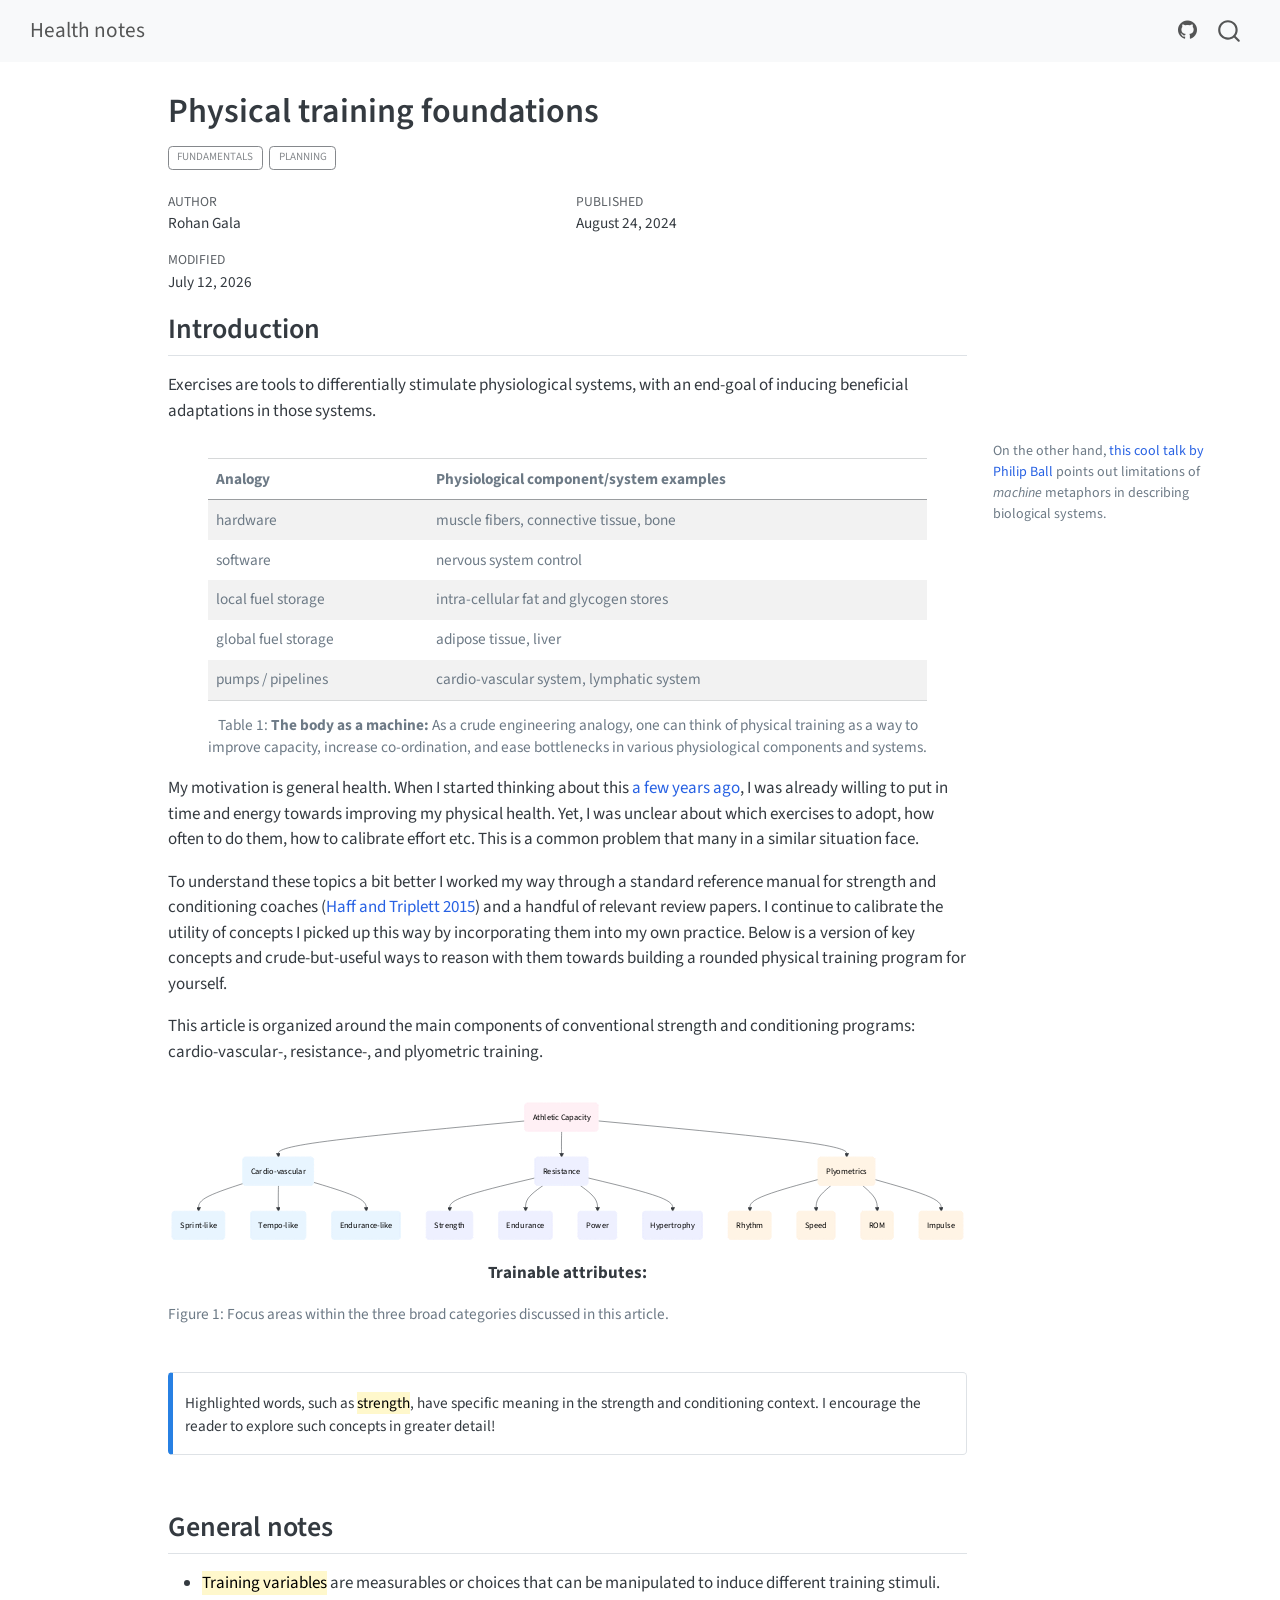
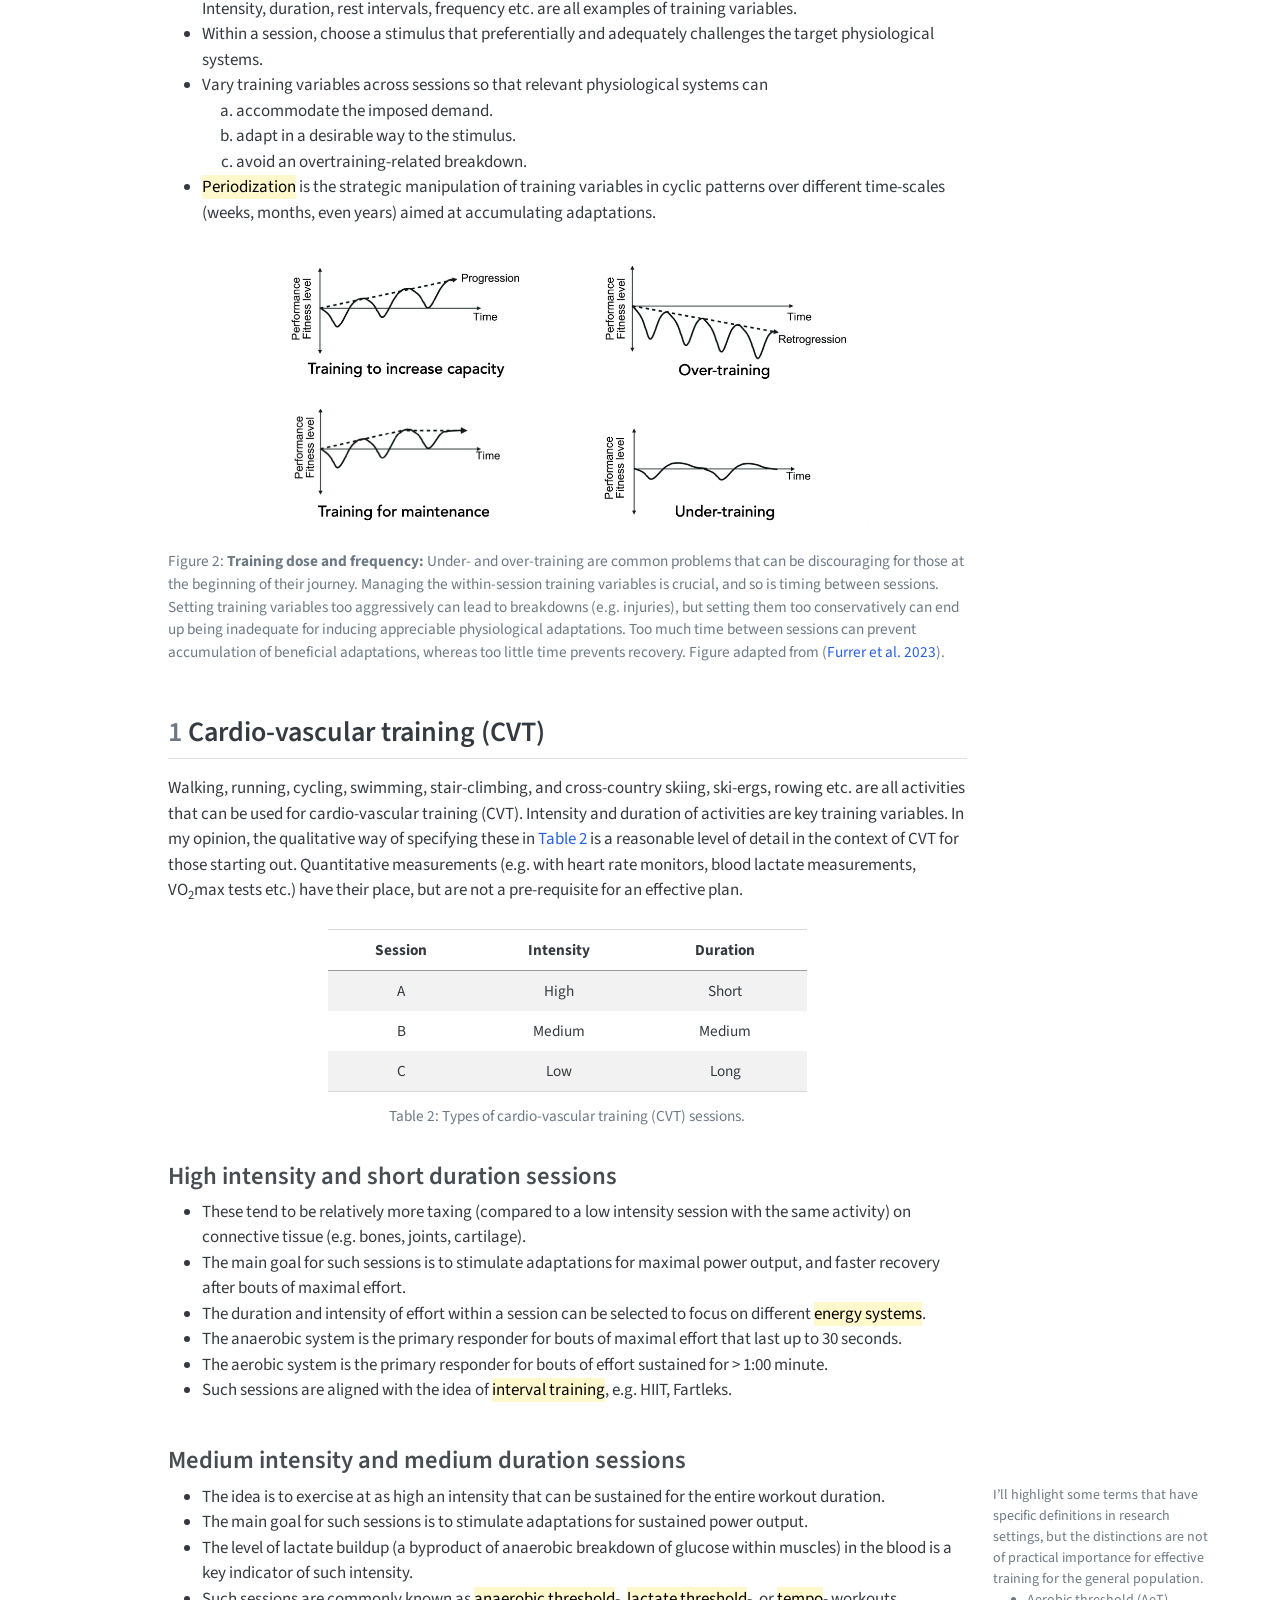
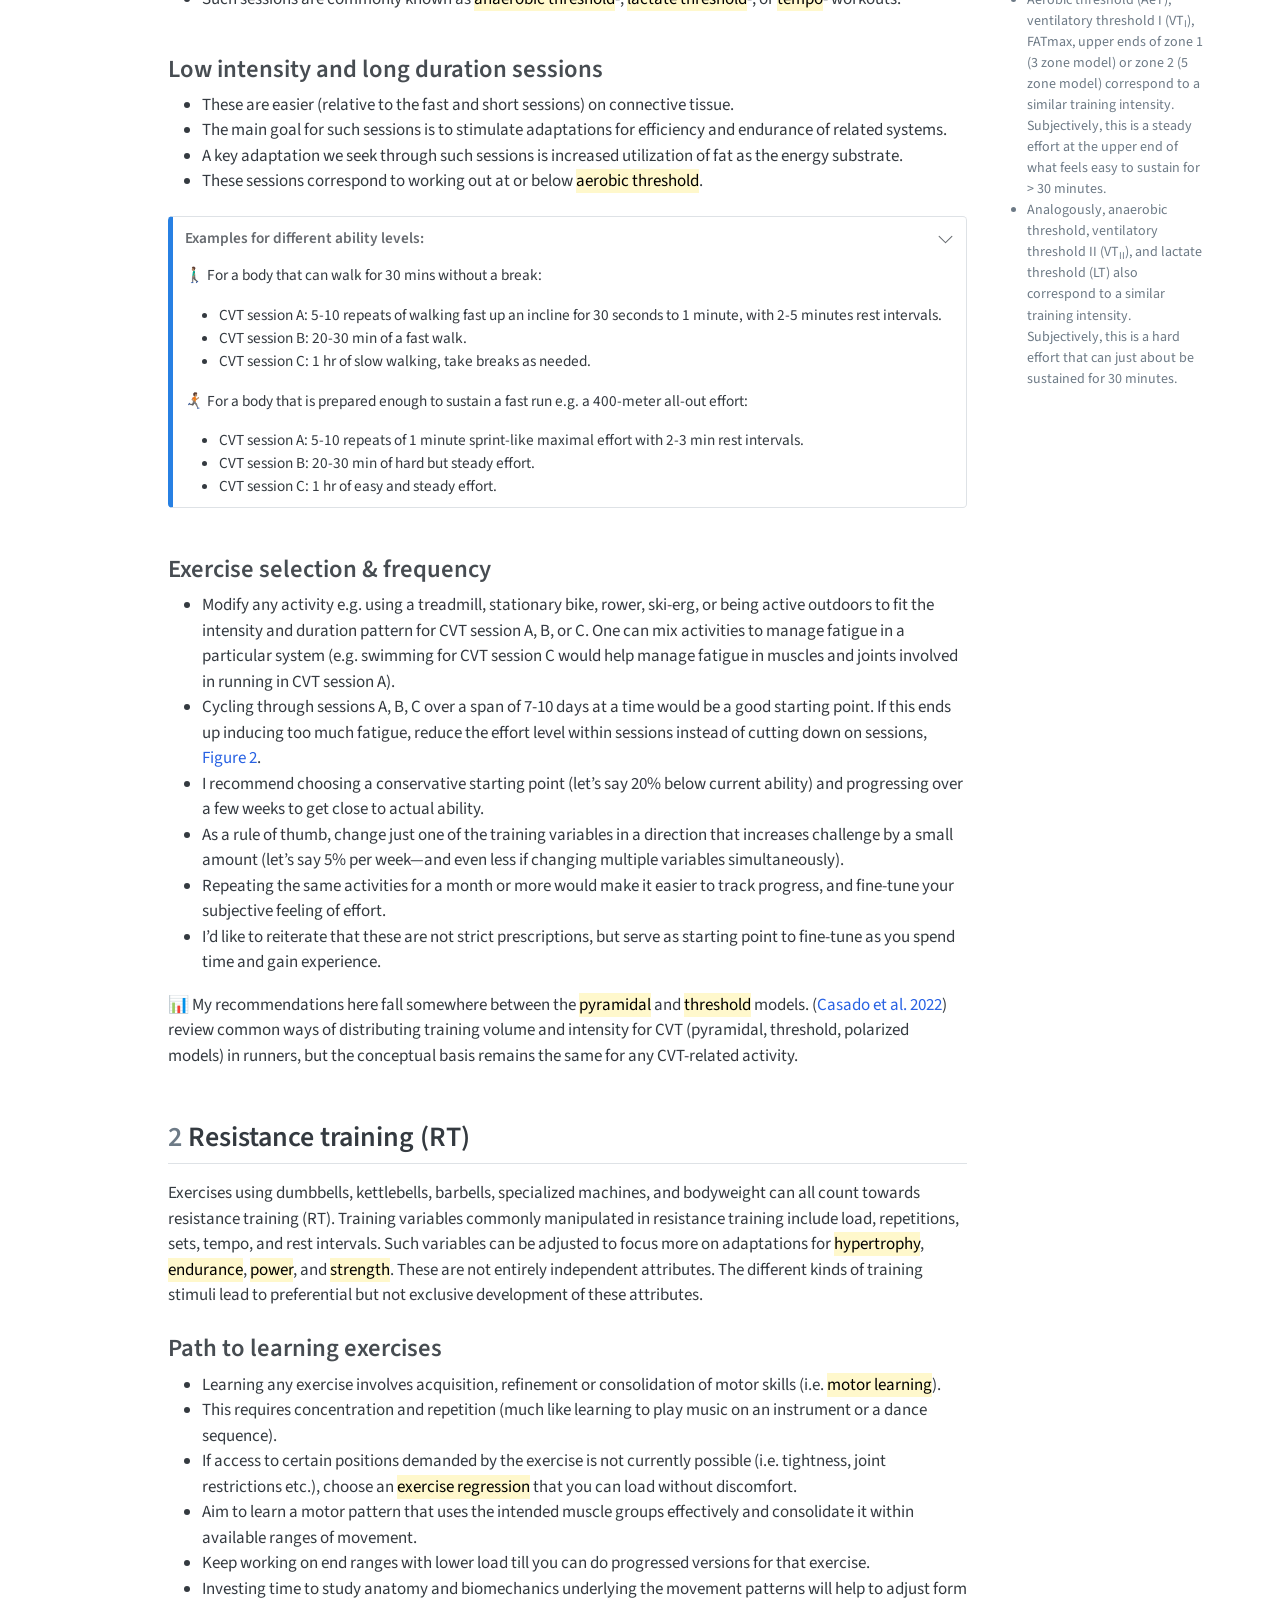
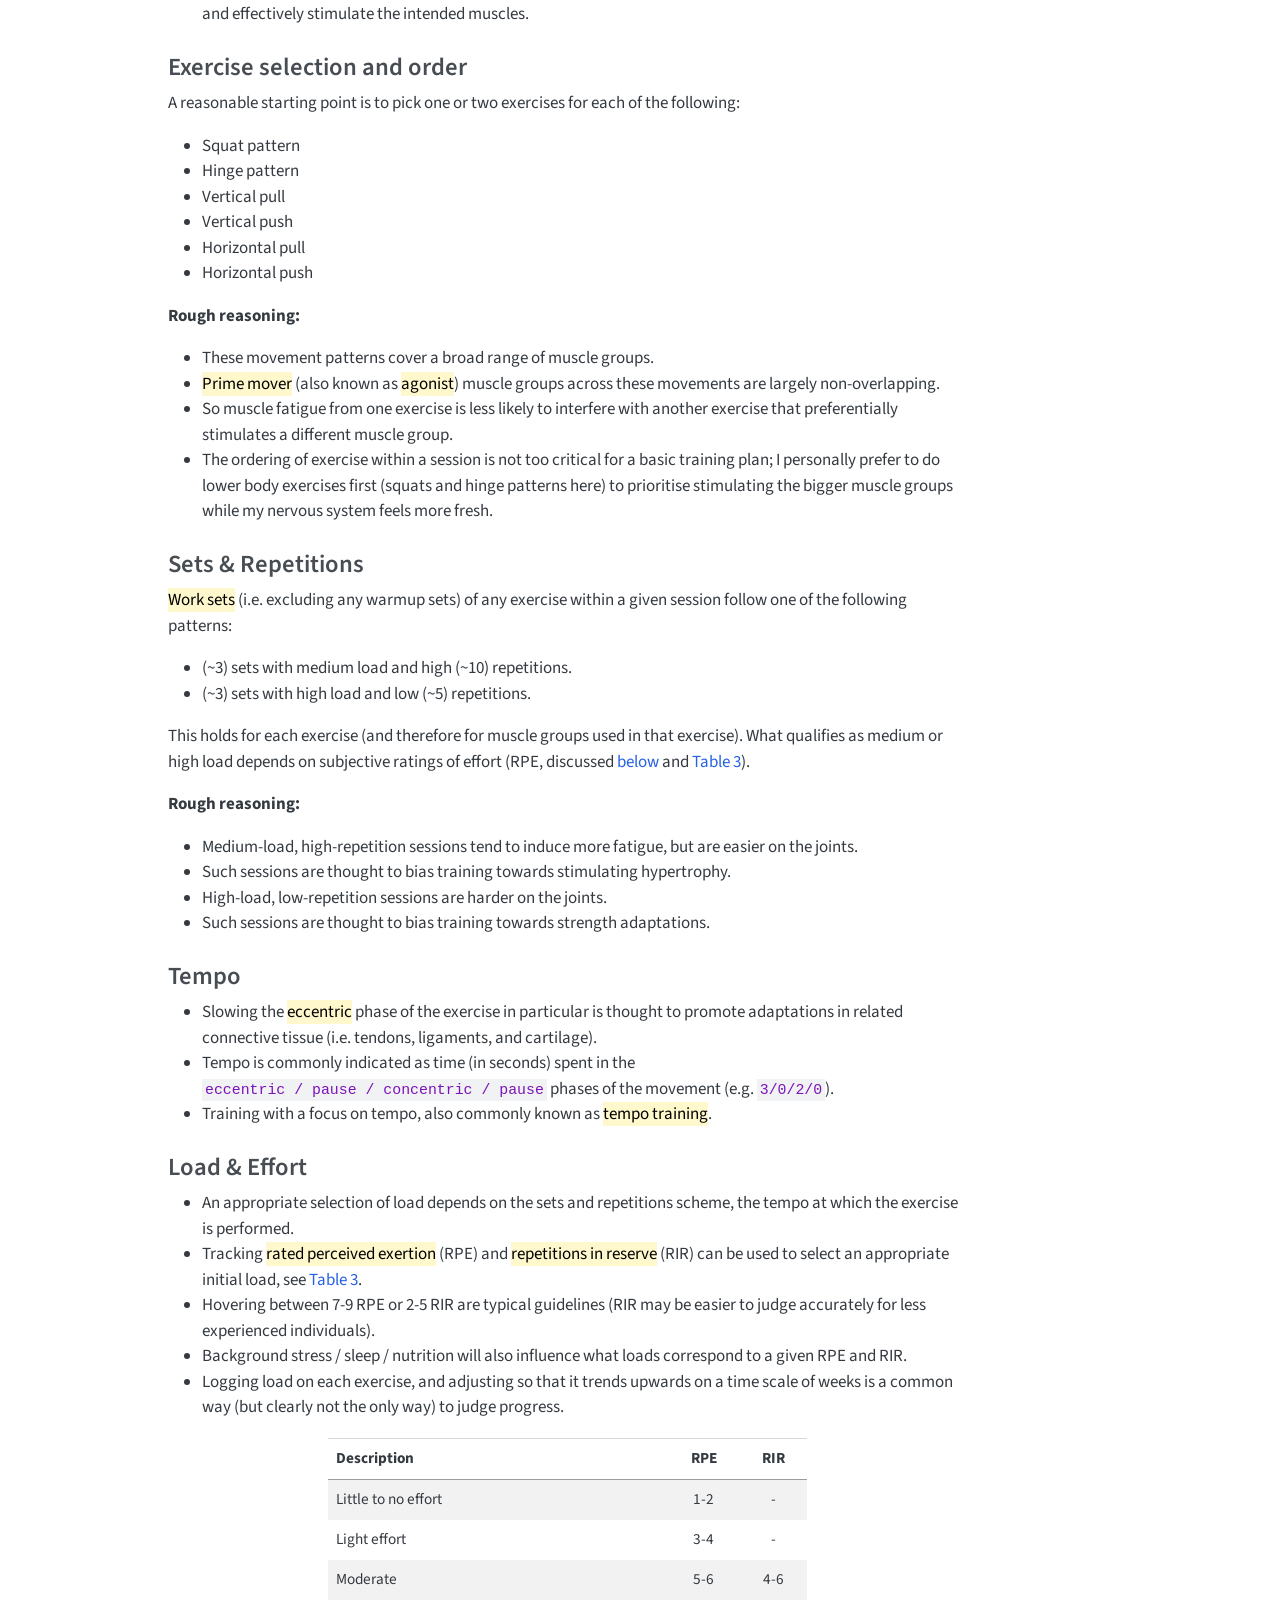
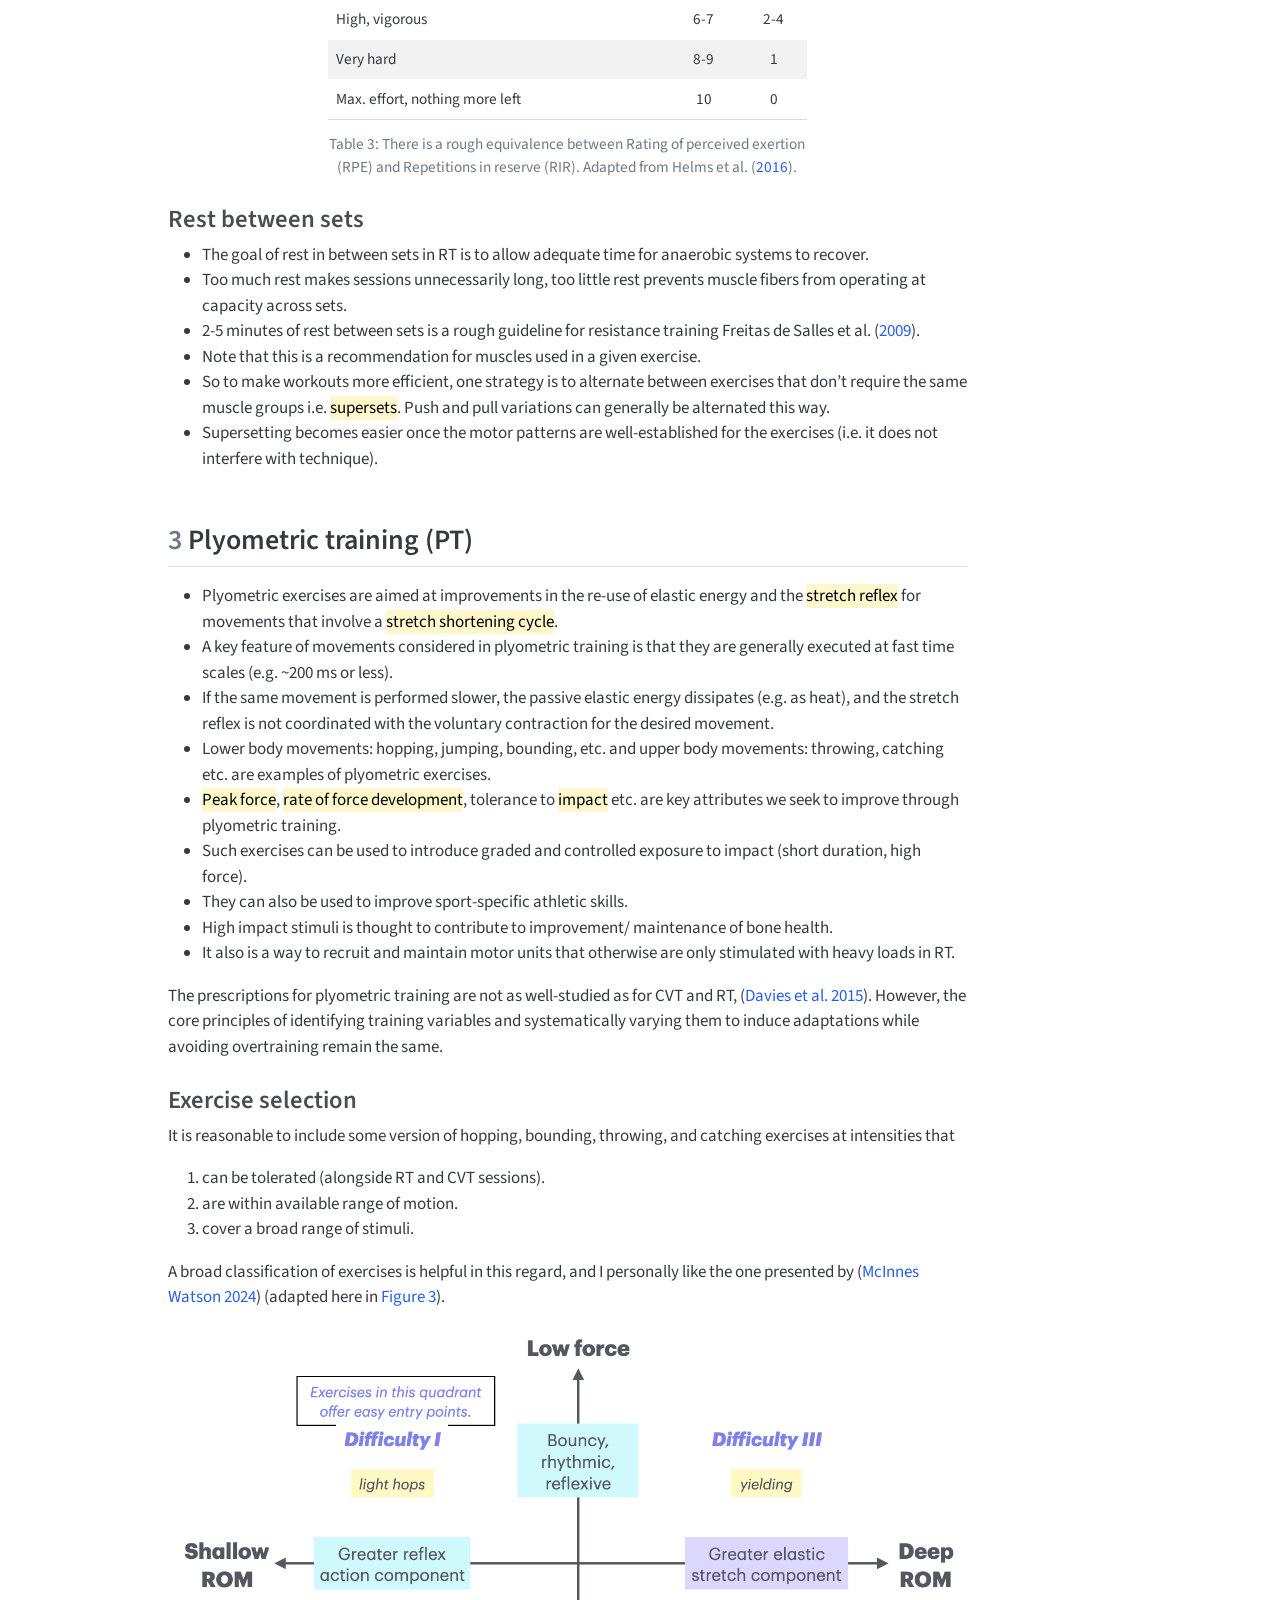
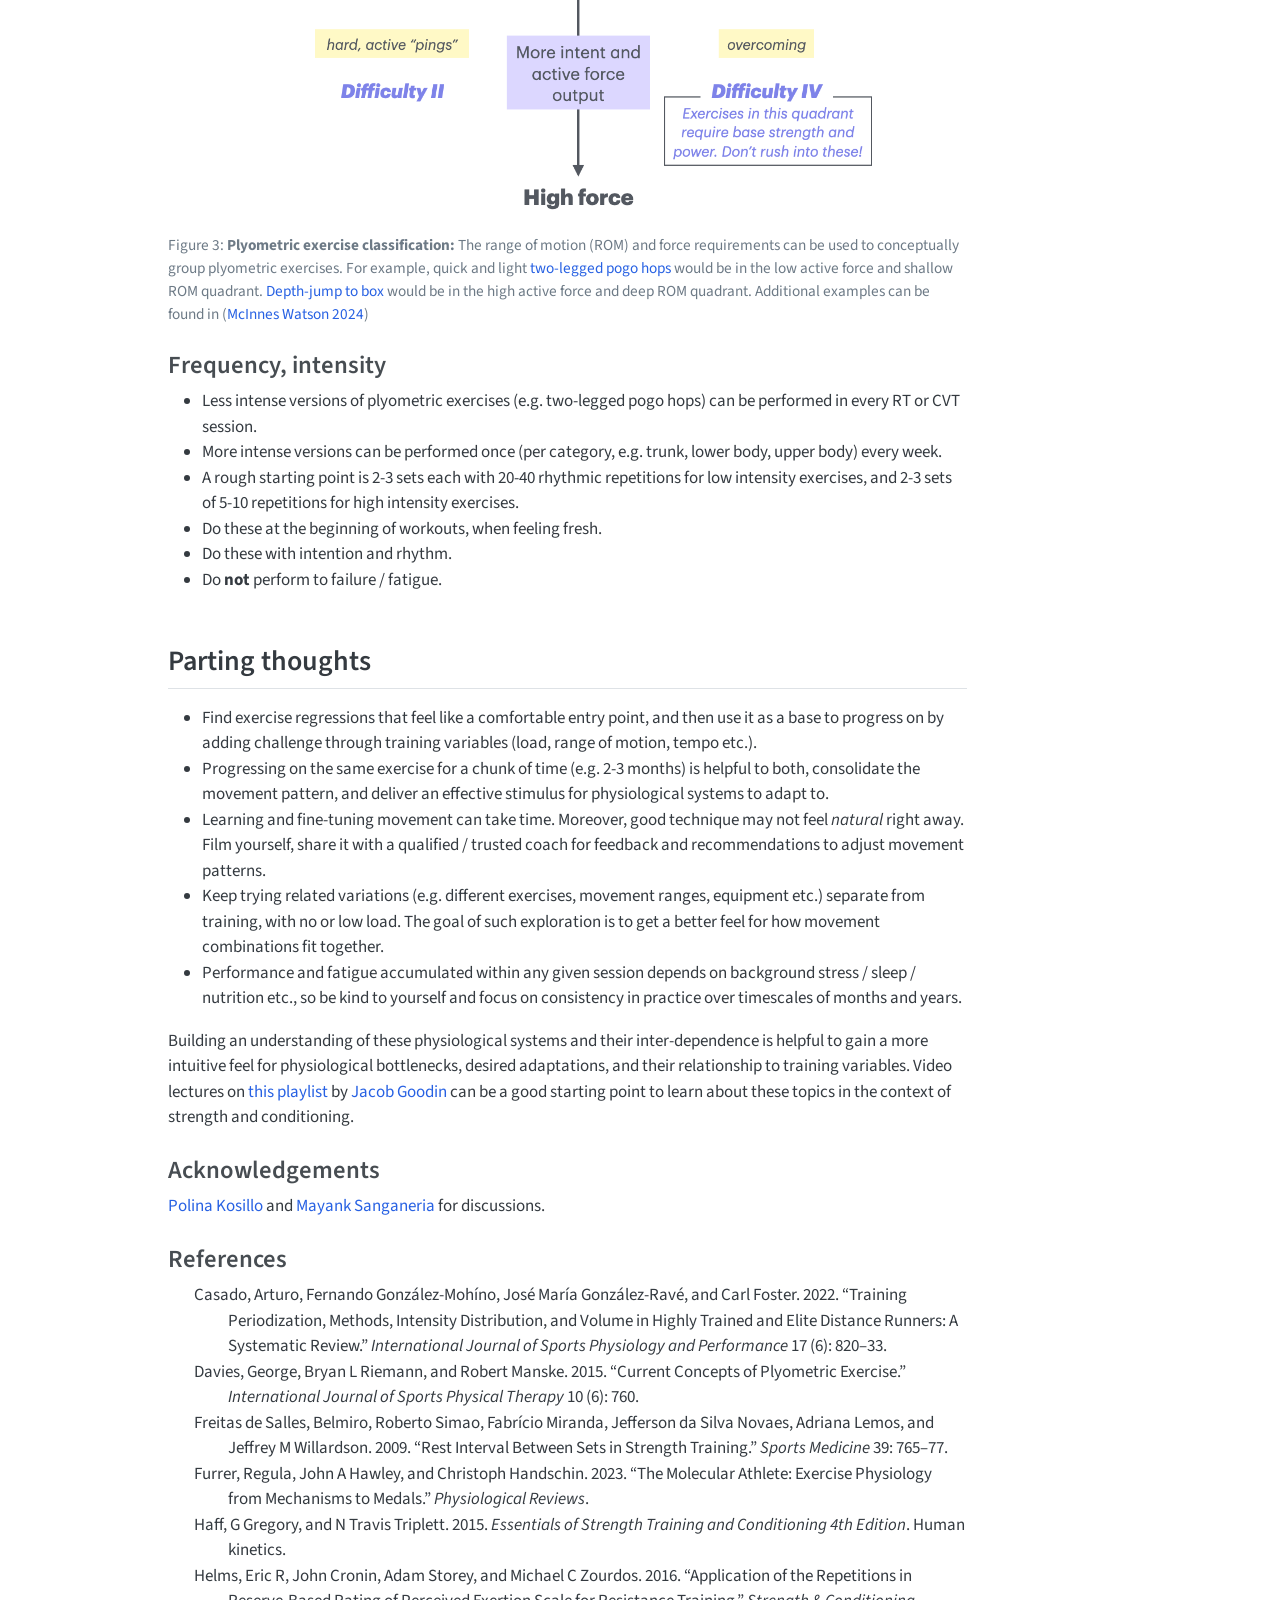
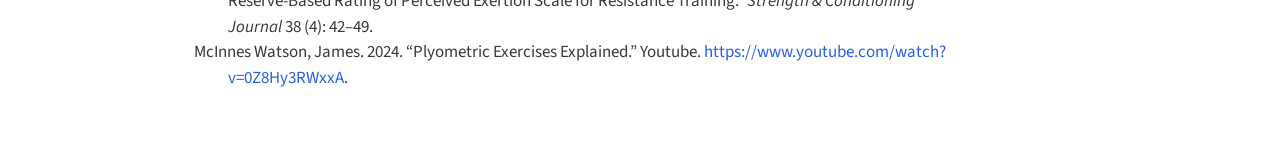
<file: docs/posts/training-foundations/index.html>
<!DOCTYPE html>
<html xmlns="http://www.w3.org/1999/xhtml" lang="en" xml:lang="en"><head>

<meta charset="utf-8">
<meta name="generator" content="quarto-1.9.29">

<meta name="viewport" content="width=device-width, initial-scale=1.0, user-scalable=yes">

<meta name="author" content="Rohan Gala">
<meta name="dcterms.date" content="2024-08-24">

<title>Physical training foundations – Health notes</title>
<style>
/* Default styles provided by pandoc.
** See https://pandoc.org/MANUAL.html#variables-for-html for config info.
*/
code{white-space: pre-wrap;}
span.smallcaps{font-variant: small-caps;}
div.columns{display: flex; gap: min(4vw, 1.5em);}
div.column{flex: auto; overflow-x: auto;}
div.hanging-indent{margin-left: 1.5em; text-indent: -1.5em;}
ul.task-list{list-style: none;}
ul.task-list li input[type="checkbox"] {
  width: 0.8em;
  margin: 0 0.8em 0.2em -1em; /* quarto-specific, see https://github.com/quarto-dev/quarto-cli/issues/4556 */ 
  vertical-align: middle;
}
/* CSS for citations */
div.csl-bib-body { }
div.csl-entry {
  clear: both;
}
.hanging-indent div.csl-entry {
  margin-left:2em;
  text-indent:-2em;
}
div.csl-left-margin {
  min-width:2em;
  float:left;
}
div.csl-right-inline {
  margin-left:2em;
  padding-left:1em;
}
div.csl-indent {
  margin-left: 2em;
}</style>


<script src="../../site_libs/quarto-nav/quarto-nav.js"></script>
<script src="../../site_libs/quarto-nav/headroom.min.js"></script>
<script src="../../site_libs/clipboard/clipboard.min.js"></script>
<script src="../../site_libs/quarto-search/autocomplete.umd.js"></script>
<script src="../../site_libs/quarto-search/fuse.min.js"></script>
<script src="../../site_libs/quarto-search/quarto-search.js"></script>
<meta name="quarto:offset" content="../../">
<script src="../../site_libs/quarto-html/quarto.js" type="module"></script>
<script src="../../site_libs/quarto-html/tabsets/tabsets.js" type="module"></script>
<script src="../../site_libs/quarto-html/popper.min.js"></script>
<script src="../../site_libs/quarto-html/tippy.umd.min.js"></script>
<script src="../../site_libs/quarto-html/anchor.min.js"></script>
<link href="../../site_libs/quarto-html/tippy.css" rel="stylesheet">
<link href="../../site_libs/quarto-html/quarto-syntax-highlighting-0efdfa9573116734e35c8331e32f4437.css" rel="stylesheet" id="quarto-text-highlighting-styles">
<script src="../../site_libs/bootstrap/bootstrap.min.js"></script>
<link href="../../site_libs/bootstrap/bootstrap-icons.css" rel="stylesheet">
<link href="../../site_libs/bootstrap/bootstrap-9d8462b7f85ef9d25b833c932dac4310.min.css" rel="stylesheet" append-hash="true" id="quarto-bootstrap" data-mode="light">
<script id="quarto-search-options" type="application/json">{
  "location": "navbar",
  "copy-button": false,
  "collapse-after": 3,
  "panel-placement": "end",
  "type": "overlay",
  "limit": 50,
  "keyboard-shortcut": [
    "f",
    "/",
    "s"
  ],
  "show-item-context": false,
  "language": {
    "search-no-results-text": "No results",
    "search-matching-documents-text": "matching documents",
    "search-copy-link-title": "Copy link to search",
    "search-hide-matches-text": "Hide additional matches",
    "search-more-match-text": "more match in this document",
    "search-more-matches-text": "more matches in this document",
    "search-clear-button-title": "Clear",
    "search-text-placeholder": "",
    "search-detached-cancel-button-title": "Cancel",
    "search-submit-button-title": "Submit",
    "search-label": "Search"
  }
}</script>
<script src="../../site_libs/quarto-diagram/mermaid.min.js"></script>
<script src="../../site_libs/quarto-diagram/mermaid-init.js"></script>
<link href="../../site_libs/quarto-diagram/mermaid.css" rel="stylesheet">


<link rel="stylesheet" href="../../styles.css">
</head>

<body class="nav-fixed quarto-light">

<div id="quarto-search-results"></div>
  <header id="quarto-header" class="headroom fixed-top">
    <nav class="navbar navbar-expand-lg " data-bs-theme="dark">
      <div class="navbar-container container-fluid">
      <div class="navbar-brand-container mx-auto">
    <a class="navbar-brand" href="../../index.html">
    <span class="navbar-title">Health notes</span>
    </a>
  </div>
            <div id="quarto-search" class="" title="Search"></div>
          <button class="navbar-toggler" type="button" data-bs-toggle="collapse" data-bs-target="#navbarCollapse" aria-controls="navbarCollapse" role="menu" aria-expanded="false" aria-label="Toggle navigation" onclick="if (window.quartoToggleHeadroom) { window.quartoToggleHeadroom(); }">
  <span class="navbar-toggler-icon"></span>
</button>
          <div class="collapse navbar-collapse" id="navbarCollapse">
            <ul class="navbar-nav navbar-nav-scroll ms-auto">
  <li class="nav-item compact">
    <a class="nav-link" href="https://github.com/rhngla/health"> <i class="bi bi-github" role="img">
</i> 
<span class="menu-text"></span></a>
  </li>  
</ul>
          </div> <!-- /navcollapse -->
            <div class="quarto-navbar-tools">
</div>
      </div> <!-- /container-fluid -->
    </nav>
</header>
<!-- content -->
<div id="quarto-content" class="quarto-container page-columns page-rows-contents page-layout-article page-navbar">
<!-- sidebar -->
<!-- margin-sidebar -->
    <div id="quarto-margin-sidebar" class="sidebar margin-sidebar zindex-bottom">
        
    </div>
<!-- main -->
<main class="content page-columns page-full" id="quarto-document-content">

<header id="title-block-header" class="quarto-title-block default">
<div class="quarto-title">
<h1 class="title">Physical training foundations</h1>
  <div class="quarto-categories">
    <div class="quarto-category">fundamentals</div>
    <div class="quarto-category">planning</div>
  </div>
  </div>



<div class="quarto-title-meta">

    <div>
    <div class="quarto-title-meta-heading">Author</div>
    <div class="quarto-title-meta-contents">
             <p>Rohan Gala </p>
          </div>
  </div>
    
    <div>
    <div class="quarto-title-meta-heading">Published</div>
    <div class="quarto-title-meta-contents">
      <p class="date">August 24, 2024</p>
    </div>
  </div>
  
    <div>
    <div class="quarto-title-meta-heading">Modified</div>
    <div class="quarto-title-meta-contents">
      <p class="date-modified">July 12, 2026</p>
    </div>
  </div>
    
  </div>
  


</header>


<style type="text/css">
caption, .table-caption {
  text-align: left;
}
</style>
<style>
    mark { background-color: #FFF8CC; }
</style>
<section id="introduction" class="level2 unnumbered page-columns page-full">
<h2 class="unnumbered anchored" data-anchor-id="introduction">Introduction</h2>
<p>Exercises are tools to differentially stimulate physiological systems, with an end-goal of inducing beneficial adaptations in those systems.</p>
<div id="tbl-machine" class="rpe striped hover borderless responsive-sm table-caption quarto-float quarto-figure quarto-figure-center anchored" style="font-size: 95%; width: 90%; margin: auto auto;">
<figure class="quarto-float quarto-float-tbl figure">
<div aria-describedby="tbl-machine-caption-0ceaefa1-69ba-4598-a22c-09a6ac19f8ca">
<div class="table-responsive-sm">
<table class="rpe table-striped table-hover table-borderless table-caption table">
<thead>
<tr class="header">
<th style="text-align: left;">Analogy</th>
<th style="text-align: left;">Physiological component/system examples</th>
</tr>
</thead>
<tbody>
<tr class="odd">
<td style="text-align: left;">hardware</td>
<td style="text-align: left;">muscle fibers, connective tissue, bone</td>
</tr>
<tr class="even">
<td style="text-align: left;">software</td>
<td style="text-align: left;">nervous system control</td>
</tr>
<tr class="odd">
<td style="text-align: left;">local fuel storage</td>
<td style="text-align: left;">intra-cellular fat and glycogen stores</td>
</tr>
<tr class="even">
<td style="text-align: left;">global fuel storage</td>
<td style="text-align: left;">adipose tissue, liver</td>
</tr>
<tr class="odd">
<td style="text-align: left;">pumps / pipelines</td>
<td style="text-align: left;">cardio-vascular system, lymphatic system</td>
</tr>
</tbody>
</table>
</div>
</div>
<figcaption class="quarto-float-caption-bottom quarto-float-caption quarto-float-tbl" id="tbl-machine-caption-0ceaefa1-69ba-4598-a22c-09a6ac19f8ca">
Table&nbsp;1: <strong>The body as a machine:</strong> As a crude engineering analogy, one can think of physical training as a way to improve capacity, increase co-ordination, and ease bottlenecks in various physiological components and systems.
</figcaption>
</figure>
</div>

<div class="no-row-height column-margin column-container"><div class="">
<p>On the other hand, <a href="https://www.youtube.com/watch?v=tw54LmxR21A">this cool talk by Philip Ball</a> points out limitations of <em>machine</em> metaphors in describing biological systems.</p>
</div></div><p>My motivation is general health. When I started thinking about this <a href="https://rhngla.substack.com/p/fitness">a few years ago</a>, I was already willing to put in time and energy towards improving my physical health. Yet, I was unclear about which exercises to adopt, how often to do them, how to calibrate effort etc. This is a common problem that many in a similar situation face.</p>
<p>To understand these topics a bit better I worked my way through a standard reference manual for strength and conditioning coaches <span class="citation" data-cites="haff2015essentials">(<a href="#ref-haff2015essentials" role="doc-biblioref">Haff and Triplett 2015</a>)</span> and a handful of relevant review papers. I continue to calibrate the utility of concepts I picked up this way by incorporating them into my own practice. Below is a version of key concepts and crude-but-useful ways to reason with them towards building a rounded physical training program for yourself.</p>
<p>This article is organized around the main components of conventional strength and conditioning programs: cardio-vascular-, resistance-, and plyometric training.</p>
<div id="fig-trainable-attr" class="quarto-float quarto-figure quarto-figure-center anchored">
<figure class="quarto-float quarto-float-fig figure">
<div aria-describedby="fig-trainable-attr-caption-0ceaefa1-69ba-4598-a22c-09a6ac19f8ca">
<div class="cell" data-layout-align="default">
<div class="cell-output-display">
<div>
<p></p><figure class="figure"><p></p>
<div>
<pre class="mermaid mermaid-js">graph 

    ATH(Athletic Capacity) --&gt; CVT(Cardio-vascular)
    ATH(Athletic Capacity) --&gt; RES(Resistance)
    ATH(Athletic Capacity) --&gt; PLY(Plyometrics)

&nbsp; &nbsp; CVT --&gt; CVTA(Sprint-like)
&nbsp; &nbsp; CVT --&gt; CVTC(Tempo-like)
&nbsp; &nbsp; CVT --&gt; CVTB(Endurance-like)


&nbsp; &nbsp; RES --&gt; RESA(Strength)
&nbsp; &nbsp; RES --&gt; RESB(Endurance)
&nbsp; &nbsp; RES --&gt; RESC(Power)
&nbsp; &nbsp; RES --&gt; RESD(Hypertrophy)

&nbsp; &nbsp; PLY --&gt; PLYA(Rhythm)
    PLY --&gt; PLYB(Speed)
    PLY --&gt; PLYC(ROM)
    PLY --&gt; PLYD(Impulse)


&nbsp; &nbsp; %% Define pastel styles with matching stroke and black font
&nbsp; &nbsp; classDef group0 fill:#fff0f5,stroke:#fff0f5,color:#000000;
&nbsp; &nbsp; classDef group1 fill:#e8f5ff,stroke:#e8f5ff,color:#000000;
&nbsp; &nbsp; classDef group2 fill:#eef0ff,stroke:#eef0ff,color:#000000;
  &nbsp; classDef group3 fill:#fff4e5,stroke:#fff4e5,color:#000000;

&nbsp; &nbsp; %% Apply styles to nodes
    class ATH group0;
    class CVT,CVTA,CVTB,CVTC group1;
    class RES,RESA,RESB,RESC,RESD group2;
&nbsp; &nbsp; class PLY,PLYA,PLYB,PLYC,PLYD group3;
</pre>
</div>
<p></p></figure><p></p>
</div>
</div>
</div>
<p><strong>Trainable attributes:</strong></p>
</div>
<figcaption class="quarto-float-caption-bottom quarto-float-caption quarto-float-fig" id="fig-trainable-attr-caption-0ceaefa1-69ba-4598-a22c-09a6ac19f8ca">
Figure&nbsp;1: Focus areas within the three broad categories discussed in this article.
</figcaption>
</figure>
</div>
<div class="callout callout-style-simple callout-note no-icon">
<div class="callout-body d-flex">
<div class="callout-icon-container">
<i class="callout-icon no-icon"></i>
</div>
<div class="callout-body-container">
<p>Highlighted words, such as <mark>strength</mark>, have specific meaning in the strength and conditioning context. I encourage the reader to explore such concepts in greater detail!</p>
</div>
</div>
</div>
</section>
<section id="general-notes" class="level2 unnumbered">
<h2 class="unnumbered anchored" data-anchor-id="general-notes">General notes</h2>
<ul>
<li><mark>Training variables</mark> are measurables or choices that can be manipulated to induce different training stimuli. Intensity, duration, rest intervals, frequency etc. are all examples of training variables.</li>
<li>Within a session, choose a stimulus that preferentially and adequately challenges the target physiological systems.</li>
<li>Vary training variables across sessions so that relevant physiological systems can
<ol type="a">
<li>accommodate the imposed demand.</li>
<li>adapt in a desirable way to the stimulus.</li>
<li>avoid an overtraining-related breakdown.</li>
</ol></li>
<li><mark>Periodization</mark> is the strategic manipulation of training variables in cyclic patterns over different time-scales (weeks, months, even years) aimed at accumulating adaptations.</li>
</ul>
<div id="fig-training-dose-frequency" class="quarto-float quarto-figure quarto-figure-center anchored">
<figure class="quarto-float quarto-float-fig figure">
<div aria-describedby="fig-training-dose-frequency-caption-0ceaefa1-69ba-4598-a22c-09a6ac19f8ca">
<img src="training-frequency.png" class="img-fluid figure-img" width="600">
</div>
<figcaption class="quarto-float-caption-bottom quarto-float-caption quarto-float-fig" id="fig-training-dose-frequency-caption-0ceaefa1-69ba-4598-a22c-09a6ac19f8ca">
Figure&nbsp;2: <strong>Training dose and frequency:</strong> Under- and over-training are common problems that can be discouraging for those at the beginning of their journey. Managing the within-session training variables is crucial, and so is timing between sessions. Setting training variables too aggressively can lead to breakdowns (e.g.&nbsp;injuries), but setting them too conservatively can end up being inadequate for inducing appreciable physiological adaptations. Too much time between sessions can prevent accumulation of beneficial adaptations, whereas too little time prevents recovery. Figure adapted from <span class="citation" data-cites="furrer2023molecular">(<a href="#ref-furrer2023molecular" role="doc-biblioref">Furrer et al. 2023</a>)</span>.
</figcaption>
</figure>
</div>
</section>
<section id="cardio-vascular-training-cvt" class="level2 page-columns page-full" data-number="1">
<h2 data-number="1" class="anchored" data-anchor-id="cardio-vascular-training-cvt"><span class="header-section-number">1</span> Cardio-vascular training (CVT)</h2>
<p>Walking, running, cycling, swimming, stair-climbing, and cross-country skiing, ski-ergs, rowing etc. are all activities that can be used for cardio-vascular training (CVT). Intensity and duration of activities are key training variables. In my opinion, the qualitative way of specifying these in <a href="#tbl-cvt" class="quarto-xref">Table&nbsp;2</a> is a reasonable level of detail in the context of CVT for those starting out. Quantitative measurements (e.g.&nbsp;with heart rate monitors, blood lactate measurements, VO<sub>2</sub>max tests etc.) have their place, but are not a pre-requisite for an effective plan.</p>
<div id="tbl-cvt" class="rpe striped hover borderless responsive-sm quarto-float quarto-figure quarto-figure-center anchored" style="font-size: 90%; width: 60%; margin: auto auto;">
<figure class="quarto-float quarto-float-tbl figure">
<div aria-describedby="tbl-cvt-caption-0ceaefa1-69ba-4598-a22c-09a6ac19f8ca">
<div class="table-responsive-sm">
<table class="rpe table-striped table-hover table-borderless table">
<thead>
<tr class="header">
<th style="text-align: center;">Session</th>
<th style="text-align: center;">Intensity</th>
<th style="text-align: center;">Duration</th>
</tr>
</thead>
<tbody>
<tr class="odd">
<td style="text-align: center;">A</td>
<td style="text-align: center;">High</td>
<td style="text-align: center;">Short</td>
</tr>
<tr class="even">
<td style="text-align: center;">B</td>
<td style="text-align: center;">Medium</td>
<td style="text-align: center;">Medium</td>
</tr>
<tr class="odd">
<td style="text-align: center;">C</td>
<td style="text-align: center;">Low</td>
<td style="text-align: center;">Long</td>
</tr>
</tbody>
</table>
</div>
</div>
<figcaption class="quarto-float-caption-bottom quarto-float-caption quarto-float-tbl" id="tbl-cvt-caption-0ceaefa1-69ba-4598-a22c-09a6ac19f8ca">
Table&nbsp;2: Types of cardio-vascular training (CVT) sessions.
</figcaption>
</figure>
</div>
<section id="high-intensity-and-short-duration-sessions" class="level3">
<h3 class="anchored" data-anchor-id="high-intensity-and-short-duration-sessions">High intensity and short duration sessions</h3>
<ul>
<li>These tend to be relatively more taxing (compared to a low intensity session with the same activity) on connective tissue (e.g.&nbsp;bones, joints, cartilage).</li>
<li>The main goal for such sessions is to stimulate adaptations for maximal power output, and faster recovery after bouts of maximal effort.</li>
<li>The duration and intensity of effort within a session can be selected to focus on different <mark>energy systems</mark>.</li>
<li>The anaerobic system is the primary responder for bouts of maximal effort that last up to 30 seconds.</li>
<li>The aerobic system is the primary responder for bouts of effort sustained for &gt; 1:00 minute.</li>
<li>Such sessions are aligned with the idea of <mark>interval training</mark>, e.g.&nbsp;HIIT, Fartleks.</li>
</ul>
</section>
<section id="medium-intensity-and-medium-duration-sessions" class="level3 page-columns page-full">
<h3 class="anchored" data-anchor-id="medium-intensity-and-medium-duration-sessions">Medium intensity and medium duration sessions</h3>
<ul>
<li>The idea is to exercise at as high an intensity that can be sustained for the entire workout duration.</li>
<li>The main goal for such sessions is to stimulate adaptations for sustained power output.</li>
<li>The level of lactate buildup (a byproduct of anaerobic breakdown of glucose within muscles) in the blood is a key indicator of such intensity.</li>
<li>Such sessions are commonly known as <mark>anaerobic threshold</mark>-, <mark>lactate threshold</mark>-, or <mark>tempo</mark>- workouts.</li>
</ul>

<div class="no-row-height column-margin column-container"><div class="">
<p>I’ll highlight some terms that have specific definitions in research settings, but the distinctions are not of practical importance for effective training for the general population.</p>
<ul>
<li>Aerobic threshold (AeT), ventilatory threshold I (VT<sub>I</sub>), FATmax, upper ends of zone 1 (3 zone model) or zone 2 (5 zone model) correspond to a similar training intensity. Subjectively, this is a steady effort at the upper end of what feels easy to sustain for &gt; 30 minutes.</li>
<li>Analogously, anaerobic threshold, ventilatory threshold II (VT<sub>II</sub>), and lactate threshold (LT) also correspond to a similar training intensity. Subjectively, this is a hard effort that can just about be sustained for 30 minutes.</li>
</ul>
</div></div></section>
<section id="low-intensity-and-long-duration-sessions" class="level3">
<h3 class="anchored" data-anchor-id="low-intensity-and-long-duration-sessions">Low intensity and long duration sessions</h3>
<ul>
<li>These are easier (relative to the fast and short sessions) on connective tissue.</li>
<li>The main goal for such sessions is to stimulate adaptations for efficiency and endurance of related systems.</li>
<li>A key adaptation we seek through such sessions is increased utilization of fat as the energy substrate.</li>
<li>These sessions correspond to working out at or below <mark>aerobic threshold</mark>.</li>
</ul>
<div class="callout callout-style-simple callout-note no-icon callout-titled" title="Examples for different ability levels:">
<div class="callout-header d-flex align-content-center" data-bs-toggle="collapse" data-bs-target=".callout-1-contents" aria-controls="callout-1" aria-expanded="true" aria-label="Toggle callout">
<div class="callout-icon-container">
<i class="callout-icon no-icon"></i>
</div>
<div class="callout-title-container flex-fill">
<span class="screen-reader-only">Note</span>Examples for different ability levels:
</div>
<div class="callout-btn-toggle d-inline-block border-0 py-1 ps-1 pe-0 float-end"><i class="callout-toggle"></i></div>
</div>
<div id="callout-1" class="callout-1-contents callout-collapse collapse show">
<div class="callout-body-container callout-body">
<p>🚶🏽‍♂️ For a body that can walk for 30 mins without a break:</p>
<ul>
<li>CVT session A: 5-10 repeats of walking fast up an incline for 30 seconds to 1 minute, with 2-5 minutes rest intervals.</li>
<li>CVT session B: 20-30 min of a fast walk.</li>
<li>CVT session C: 1 hr of slow walking, take breaks as needed.</li>
</ul>
<p>🏃🏽‍➡️ For a body that is prepared enough to sustain a fast run e.g.&nbsp;a 400-meter all-out effort:</p>
<ul>
<li>CVT session A: 5-10 repeats of 1 minute sprint-like maximal effort with 2-3 min rest intervals.</li>
<li>CVT session B: 20-30 min of hard but steady effort.</li>
<li>CVT session C: 1 hr of easy and steady effort.</li>
</ul>
</div>
</div>
</div>
</section>
<section id="exercise-selection-frequency" class="level3">
<h3 class="anchored" data-anchor-id="exercise-selection-frequency">Exercise selection &amp; frequency</h3>
<ul>
<li>Modify any activity e.g.&nbsp;using a treadmill, stationary bike, rower, ski-erg, or being active outdoors to fit the intensity and duration pattern for CVT session A, B, or C. One can mix activities to manage fatigue in a particular system (e.g.&nbsp;swimming for CVT session C would help manage fatigue in muscles and joints involved in running in CVT session A).</li>
<li>Cycling through sessions A, B, C over a span of 7-10 days at a time would be a good starting point. If this ends up inducing too much fatigue, reduce the effort level within sessions instead of cutting down on sessions, <a href="#fig-training-dose-frequency" class="quarto-xref">Figure&nbsp;2</a>.</li>
<li>I recommend choosing a conservative starting point (let’s say 20% below current ability) and progressing over a few weeks to get close to actual ability.</li>
<li>As a rule of thumb, change just one of the training variables in a direction that increases challenge by a small amount (let’s say 5% per week—and even less if changing multiple variables simultaneously).</li>
<li>Repeating the same activities for a month or more would make it easier to track progress, and fine-tune your subjective feeling of effort.</li>
<li>I’d like to reiterate that these are not strict prescriptions, but serve as starting point to fine-tune as you spend time and gain experience.</li>
</ul>
<p>📊 My recommendations here fall somewhere between the <mark>pyramidal</mark> and <mark>threshold</mark> models. <span class="citation" data-cites="casado2022training">(<a href="#ref-casado2022training" role="doc-biblioref">Casado et al. 2022</a>)</span> review common ways of distributing training volume and intensity for CVT (pyramidal, threshold, polarized models) in runners, but the conceptual basis remains the same for any CVT-related activity.</p>
</section>
</section>
<section id="resistance-training-rt" class="level2" data-number="2">
<h2 data-number="2" class="anchored" data-anchor-id="resistance-training-rt"><span class="header-section-number">2</span> Resistance training (RT)</h2>
<p>Exercises using dumbbells, kettlebells, barbells, specialized machines, and bodyweight can all count towards resistance training (RT). Training variables commonly manipulated in resistance training include load, repetitions, sets, tempo, and rest intervals. Such variables can be adjusted to focus more on adaptations for <mark>hypertrophy</mark>, <mark>endurance</mark>, <mark>power</mark>, and <mark>strength</mark>. These are not entirely independent attributes. The different kinds of training stimuli lead to preferential but not exclusive development of these attributes.</p>
<section id="path-to-learning-exercises" class="level3">
<h3 class="anchored" data-anchor-id="path-to-learning-exercises">Path to learning exercises</h3>
<ul>
<li>Learning any exercise involves acquisition, refinement or consolidation of motor skills (i.e.&nbsp;<mark>motor learning</mark>).</li>
<li>This requires concentration and repetition (much like learning to play music on an instrument or a dance sequence).</li>
<li>If access to certain positions demanded by the exercise is not currently possible (i.e.&nbsp;tightness, joint restrictions etc.), choose an <mark>exercise regression</mark> that you can load without discomfort.</li>
<li>Aim to learn a motor pattern that uses the intended muscle groups effectively and consolidate it within available ranges of movement.</li>
<li>Keep working on end ranges with lower load till you can do progressed versions for that exercise.</li>
<li>Investing time to study anatomy and biomechanics underlying the movement patterns will help to adjust form and effectively stimulate the intended muscles.</li>
</ul>
</section>
<section id="exercise-selection-and-order" class="level3">
<h3 class="anchored" data-anchor-id="exercise-selection-and-order">Exercise selection and order</h3>
<p>A reasonable starting point is to pick one or two exercises for each of the following:</p>
<ul>
<li>Squat pattern</li>
<li>Hinge pattern</li>
<li>Vertical pull</li>
<li>Vertical push</li>
<li>Horizontal pull</li>
<li>Horizontal push</li>
</ul>
<p><strong>Rough reasoning:</strong></p>
<ul>
<li>These movement patterns cover a broad range of muscle groups.</li>
<li><mark>Prime mover</mark> (also known as <mark>agonist</mark>) muscle groups across these movements are largely non-overlapping.</li>
<li>So muscle fatigue from one exercise is less likely to interfere with another exercise that preferentially stimulates a different muscle group.</li>
<li>The ordering of exercise within a session is not too critical for a basic training plan; I personally prefer to do lower body exercises first (squats and hinge patterns here) to prioritise stimulating the bigger muscle groups while my nervous system feels more fresh.</li>
</ul>
</section>
<section id="sets-repetitions" class="level3">
<h3 class="anchored" data-anchor-id="sets-repetitions">Sets &amp; Repetitions</h3>
<p><mark>Work sets</mark> (i.e.&nbsp;excluding any warmup sets) of any exercise within a given session follow one of the following patterns:</p>
<ul>
<li>(~3) sets with medium load and high (~10) repetitions.</li>
<li>(~3) sets with high load and low (~5) repetitions.</li>
</ul>
<p>This holds for each exercise (and therefore for muscle groups used in that exercise). What qualifies as medium or high load depends on subjective ratings of effort (RPE, discussed <a href="#load-&amp;-effort">below</a> and <a href="#tbl-rpe" class="quarto-xref">Table&nbsp;3</a>).</p>
<p><strong>Rough reasoning:</strong></p>
<ul>
<li>Medium-load, high-repetition sessions tend to induce more fatigue, but are easier on the joints.</li>
<li>Such sessions are thought to bias training towards stimulating hypertrophy.</li>
<li>High-load, low-repetition sessions are harder on the joints.</li>
<li>Such sessions are thought to bias training towards strength adaptations.</li>
</ul>
</section>
<section id="tempo" class="level3">
<h3 class="anchored" data-anchor-id="tempo">Tempo</h3>
<ul>
<li>Slowing the <mark>eccentric</mark> phase of the exercise in particular is thought to promote adaptations in related connective tissue (i.e.&nbsp;tendons, ligaments, and cartilage).</li>
<li>Tempo is commonly indicated as time (in seconds) spent in the <code>eccentric / pause / concentric / pause</code> phases of the movement (e.g.&nbsp;<code>3/0/2/0</code>).</li>
<li>Training with a focus on tempo, also commonly known as <mark>tempo training</mark>.</li>
</ul>
</section>
<section id="load-effort" class="level3">
<h3 class="anchored" data-anchor-id="load-effort">Load &amp; Effort</h3>
<ul>
<li>An appropriate selection of load depends on the sets and repetitions scheme, the tempo at which the exercise is performed.</li>
<li>Tracking <mark>rated perceived exertion</mark> (RPE) and <mark>repetitions in reserve</mark> (RIR) can be used to select an appropriate initial load, see <a href="#tbl-rpe" class="quarto-xref">Table&nbsp;3</a>.</li>
<li>Hovering between 7-9 RPE or 2-5 RIR are typical guidelines (RIR may be easier to judge accurately for less experienced individuals).</li>
<li>Background stress / sleep / nutrition will also influence what loads correspond to a given RPE and RIR.</li>
<li>Logging load on each exercise, and adjusting so that it trends upwards on a time scale of weeks is a common way (but clearly not the only way) to judge progress.</li>
</ul>
<div id="tbl-rpe" class="rpe striped hover borderless responsive-sm quarto-float quarto-figure quarto-figure-center anchored" style="font-size: 90%; width: 60%; margin: auto auto;">
<figure class="quarto-float quarto-float-tbl figure">
<div aria-describedby="tbl-rpe-caption-0ceaefa1-69ba-4598-a22c-09a6ac19f8ca">
<div class="table-responsive-sm">
<table class="rpe table-striped table-hover table-borderless table">
<thead>
<tr class="header">
<th style="text-align: left;">Description</th>
<th style="text-align: center;">RPE</th>
<th style="text-align: center;">RIR</th>
</tr>
</thead>
<tbody>
<tr class="odd">
<td style="text-align: left;">Little to no effort</td>
<td style="text-align: center;">1-2</td>
<td style="text-align: center;">-</td>
</tr>
<tr class="even">
<td style="text-align: left;">Light effort</td>
<td style="text-align: center;">3-4</td>
<td style="text-align: center;">-</td>
</tr>
<tr class="odd">
<td style="text-align: left;">Moderate</td>
<td style="text-align: center;">5-6</td>
<td style="text-align: center;">4-6</td>
</tr>
<tr class="even">
<td style="text-align: left;">High, vigorous</td>
<td style="text-align: center;">6-7</td>
<td style="text-align: center;">2-4</td>
</tr>
<tr class="odd">
<td style="text-align: left;">Very hard</td>
<td style="text-align: center;">8-9</td>
<td style="text-align: center;">1</td>
</tr>
<tr class="even">
<td style="text-align: left;">Max. effort, nothing more left</td>
<td style="text-align: center;">10</td>
<td style="text-align: center;">0</td>
</tr>
</tbody>
</table>
</div>
</div>
<figcaption class="quarto-float-caption-bottom quarto-float-caption quarto-float-tbl" id="tbl-rpe-caption-0ceaefa1-69ba-4598-a22c-09a6ac19f8ca">
Table&nbsp;3: There is a rough equivalence between Rating of perceived exertion (RPE) and Repetitions in reserve (RIR). Adapted from <span class="citation" data-cites="helms2016application">Helms et al. (<a href="#ref-helms2016application" role="doc-biblioref">2016</a>)</span>.
</figcaption>
</figure>
</div>
</section>
<section id="rest-between-sets" class="level3">
<h3 class="anchored" data-anchor-id="rest-between-sets">Rest between sets</h3>
<ul>
<li>The goal of rest in between sets in RT is to allow adequate time for anaerobic systems to recover.</li>
<li>Too much rest makes sessions unnecessarily long, too little rest prevents muscle fibers from operating at capacity across sets.</li>
<li>2-5 minutes of rest between sets is a rough guideline for resistance training <span class="citation" data-cites="freitas2009rest">Freitas de Salles et al. (<a href="#ref-freitas2009rest" role="doc-biblioref">2009</a>)</span>.</li>
<li>Note that this is a recommendation for muscles used in a given exercise.</li>
<li>So to make workouts more efficient, one strategy is to alternate between exercises that don’t require the same muscle groups i.e.&nbsp;<mark>supersets</mark>. Push and pull variations can generally be alternated this way.</li>
<li>Supersetting becomes easier once the motor patterns are well-established for the exercises (i.e.&nbsp;it does not interfere with technique).</li>
</ul>
</section>
</section>
<section id="plyometric-training-pt" class="level2" data-number="3">
<h2 data-number="3" class="anchored" data-anchor-id="plyometric-training-pt"><span class="header-section-number">3</span> Plyometric training (PT)</h2>
<div>
<ul>
<li>Plyometric exercises are aimed at improvements in the re-use of elastic energy and the <mark>stretch reflex</mark> for movements that involve a <mark>stretch shortening cycle</mark>.</li>
<li>A key feature of movements considered in plyometric training is that they are generally executed at fast time scales (e.g.&nbsp;~200 ms or less).</li>
<li>If the same movement is performed slower, the passive elastic energy dissipates (e.g.&nbsp;as heat), and the stretch reflex is not coordinated with the voluntary contraction for the desired movement.</li>
<li>Lower body movements: hopping, jumping, bounding, etc. and upper body movements: throwing, catching etc. are examples of plyometric exercises.</li>
<li><mark>Peak force</mark>, <mark>rate of force development</mark>, tolerance to <mark>impact</mark> etc. are key attributes we seek to improve through plyometric training.</li>
<li>Such exercises can be used to introduce graded and controlled exposure to impact (short duration, high force).</li>
<li>They can also be used to improve sport-specific athletic skills.</li>
<li>High impact stimuli is thought to contribute to improvement/ maintenance of bone health.</li>
<li>It also is a way to recruit and maintain motor units that otherwise are only stimulated with heavy loads in RT.</li>
</ul>
</div>
<p>The prescriptions for plyometric training are not as well-studied as for CVT and RT, <span class="citation" data-cites="davies2015current">(<a href="#ref-davies2015current" role="doc-biblioref">Davies et al. 2015</a>)</span>. However, the core principles of identifying training variables and systematically varying them to induce adaptations while avoiding overtraining remain the same.</p>
<section id="exercise-selection" class="level3">
<h3 class="anchored" data-anchor-id="exercise-selection">Exercise selection</h3>
<p>It is reasonable to include some version of hopping, bounding, throwing, and catching exercises at intensities that</p>
<ol type="1">
<li>can be tolerated (alongside RT and CVT sessions).</li>
<li>are within available range of motion.</li>
<li>cover a broad range of stimuli.</li>
</ol>
<p>A broad classification of exercises is helpful in this regard, and I personally like the one presented by <span class="citation" data-cites="mcinneswatson2024youtube">(<a href="#ref-mcinneswatson2024youtube" role="doc-biblioref">McInnes Watson 2024</a>)</span> (adapted here in <a href="#fig-plyo-classification" class="quarto-xref">Figure&nbsp;3</a>).</p>
<div id="fig-plyo-classification" class="quarto-float quarto-figure quarto-figure-center anchored">
<figure class="quarto-float quarto-float-fig figure">
<div aria-describedby="fig-plyo-classification-caption-0ceaefa1-69ba-4598-a22c-09a6ac19f8ca">
<img src="plyo-classification.png" class="img-fluid figure-img">
</div>
<figcaption class="quarto-float-caption-bottom quarto-float-caption quarto-float-fig" id="fig-plyo-classification-caption-0ceaefa1-69ba-4598-a22c-09a6ac19f8ca">
Figure&nbsp;3: <strong>Plyometric exercise classification:</strong> The range of motion (ROM) and force requirements can be used to conceptually group plyometric exercises. For example, quick and light <a href="https://www.youtube.com/watch?v=YqLplUCanfw">two-legged pogo hops</a> would be in the low active force and shallow ROM quadrant. <a href="https://www.youtube.com/watch?v=KsWyPw6w2i0">Depth-jump to box</a> would be in the high active force and deep ROM quadrant. Additional examples can be found in <span class="citation" data-cites="mcinneswatson2024youtube">(<a href="#ref-mcinneswatson2024youtube" role="doc-biblioref">McInnes Watson 2024</a>)</span>
</figcaption>
</figure>
</div>
</section>
<section id="frequency-intensity" class="level3">
<h3 class="anchored" data-anchor-id="frequency-intensity">Frequency, intensity</h3>
<ul>
<li>Less intense versions of plyometric exercises (e.g.&nbsp;two-legged pogo hops) can be performed in every RT or CVT session.</li>
<li>More intense versions can be performed once (per category, e.g.&nbsp;trunk, lower body, upper body) every week.</li>
<li>A rough starting point is 2-3 sets each with 20-40 rhythmic repetitions for low intensity exercises, and 2-3 sets of 5-10 repetitions for high intensity exercises.</li>
<li>Do these at the beginning of workouts, when feeling fresh.</li>
<li>Do these with intention and rhythm.</li>
<li>Do <strong>not</strong> perform to failure / fatigue.</li>
</ul>
</section>
</section>
<section id="parting-thoughts" class="level2 unnumbered">
<h2 class="unnumbered anchored" data-anchor-id="parting-thoughts">Parting thoughts</h2>
<ul>
<li>Find exercise regressions that feel like a comfortable entry point, and then use it as a base to progress on by adding challenge through training variables (load, range of motion, tempo etc.).</li>
<li>Progressing on the same exercise for a chunk of time (e.g.&nbsp;2-3 months) is helpful to both, consolidate the movement pattern, and deliver an effective stimulus for physiological systems to adapt to.</li>
<li>Learning and fine-tuning movement can take time. Moreover, good technique may not feel <em>natural</em> right away. Film yourself, share it with a qualified / trusted coach for feedback and recommendations to adjust movement patterns.</li>
<li>Keep trying related variations (e.g.&nbsp;different exercises, movement ranges, equipment etc.) separate from training, with no or low load. The goal of such exploration is to get a better feel for how movement combinations fit together.</li>
<li>Performance and fatigue accumulated within any given session depends on background stress / sleep / nutrition etc., so be kind to yourself and focus on consistency in practice over timescales of months and years.</li>
</ul>
<p>Building an understanding of these physiological systems and their inter-dependence is helpful to gain a more intuitive feel for physiological bottlenecks, desired adaptations, and their relationship to training variables. Video lectures on <a href="https://www.youtube.com/watch?v=X-zQ5hKB_G8&amp;list=PLYn4-aO5V4WPAmGnbcw-Ym7z4N5SCP5SH">this playlist</a> by <a href="https://scholar.google.com/citations?hl=en&amp;user=2f3_Z3cAAAAJ&amp;view_op=list_works&amp;sortby=pubdate">Jacob Goodin</a> can be a good starting point to learn about these topics in the context of strength and conditioning.</p>
<section id="acknowledgements" class="level3">
<h3 class="anchored" data-anchor-id="acknowledgements">Acknowledgements</h3>
<p><a href="https://scholar.google.com/citations?hl=en&amp;user=za1dI8YAAAAJ">Polina Kosillo</a> and <a href="https://scholar.google.com/citations?user=WJeAM74AAAAJ&amp;hl=en">Mayank Sanganeria</a> for discussions.</p>
</section>
<section id="references" class="level3">
<h3 class="anchored" data-anchor-id="references">References</h3>
<div id="refs" class="references csl-bib-body hanging-indent" role="list">
<div id="ref-casado2022training" class="csl-entry" role="listitem">
Casado, Arturo, Fernando González-Mohı́no, José Marı́a González-Ravé, and Carl Foster. 2022. <span>“Training Periodization, Methods, Intensity Distribution, and Volume in Highly Trained and Elite Distance Runners: A Systematic Review.”</span> <em>International Journal of Sports Physiology and Performance</em> 17 (6): 820–33.
</div>
<div id="ref-davies2015current" class="csl-entry" role="listitem">
Davies, George, Bryan L Riemann, and Robert Manske. 2015. <span>“Current Concepts of Plyometric Exercise.”</span> <em>International Journal of Sports Physical Therapy</em> 10 (6): 760.
</div>
<div id="ref-freitas2009rest" class="csl-entry" role="listitem">
Freitas de Salles, Belmiro, Roberto Simao, Fabrı́cio Miranda, Jefferson da Silva Novaes, Adriana Lemos, and Jeffrey M Willardson. 2009. <span>“Rest Interval Between Sets in Strength Training.”</span> <em>Sports Medicine</em> 39: 765–77.
</div>
<div id="ref-furrer2023molecular" class="csl-entry" role="listitem">
Furrer, Regula, John A Hawley, and Christoph Handschin. 2023. <span>“The Molecular Athlete: Exercise Physiology from Mechanisms to Medals.”</span> <em>Physiological Reviews</em>.
</div>
<div id="ref-haff2015essentials" class="csl-entry" role="listitem">
Haff, G Gregory, and N Travis Triplett. 2015. <em>Essentials of Strength Training and Conditioning 4th Edition</em>. Human kinetics.
</div>
<div id="ref-helms2016application" class="csl-entry" role="listitem">
Helms, Eric R, John Cronin, Adam Storey, and Michael C Zourdos. 2016. <span>“Application of the Repetitions in Reserve-Based Rating of Perceived Exertion Scale for Resistance Training.”</span> <em>Strength &amp; Conditioning Journal</em> 38 (4): 42–49.
</div>
<div id="ref-mcinneswatson2024youtube" class="csl-entry" role="listitem">
McInnes Watson, James. 2024. <span>“Plyometric Exercises Explained.”</span> Youtube. <a href="https://www.youtube.com/watch?v=0Z8Hy3RWxxA">https://www.youtube.com/watch?v=0Z8Hy3RWxxA</a>.
</div>
</div>


</section>
</section>

</main> <!-- /main -->
<script id="quarto-html-after-body" type="application/javascript">
  window.document.addEventListener("DOMContentLoaded", function (event) {
    const icon = "";
    const anchorJS = new window.AnchorJS();
    anchorJS.options = {
      placement: 'right',
      icon: icon
    };
    anchorJS.add('.anchored');
    const isCodeAnnotation = (el) => {
      for (const clz of el.classList) {
        if (clz.startsWith('code-annotation-')) {                     
          return true;
        }
      }
      return false;
    }
    const onCopySuccess = function(e) {
      // button target
      const button = e.trigger;
      // don't keep focus
      button.blur();
      // flash "checked"
      button.classList.add('code-copy-button-checked');
      var currentTitle = button.getAttribute("title");
      button.setAttribute("title", "Copied!");
      let tooltip;
      if (window.bootstrap) {
        button.setAttribute("data-bs-toggle", "tooltip");
        button.setAttribute("data-bs-placement", "left");
        button.setAttribute("data-bs-title", "Copied!");
        tooltip = new bootstrap.Tooltip(button, 
          { trigger: "manual", 
            customClass: "code-copy-button-tooltip",
            offset: [0, -8]});
        tooltip.show();    
      }
      setTimeout(function() {
        if (tooltip) {
          tooltip.hide();
          button.removeAttribute("data-bs-title");
          button.removeAttribute("data-bs-toggle");
          button.removeAttribute("data-bs-placement");
        }
        button.setAttribute("title", currentTitle);
        button.classList.remove('code-copy-button-checked');
      }, 1000);
      // clear code selection
      e.clearSelection();
    }
    const getTextToCopy = function(trigger) {
      const outerScaffold = trigger.parentElement.cloneNode(true);
      const codeEl = outerScaffold.querySelector('code');
      for (const childEl of codeEl.children) {
        if (isCodeAnnotation(childEl)) {
          childEl.remove();
        }
      }
      return codeEl.innerText;
    }
    const clipboard = new window.ClipboardJS('.code-copy-button:not([data-in-quarto-modal])', {
      text: getTextToCopy
    });
    clipboard.on('success', onCopySuccess);
    if (window.document.getElementById('quarto-embedded-source-code-modal')) {
      const clipboardModal = new window.ClipboardJS('.code-copy-button[data-in-quarto-modal]', {
        text: getTextToCopy,
        container: window.document.getElementById('quarto-embedded-source-code-modal')
      });
      clipboardModal.on('success', onCopySuccess);
    }
      var localhostRegex = new RegExp(/^(?:http|https):\/\/localhost\:?[0-9]*\//);
      var mailtoRegex = new RegExp(/^mailto:/);
        var filterRegex = new RegExp('/' + window.location.host + '/');
      var isInternal = (href) => {
          return filterRegex.test(href) || localhostRegex.test(href) || mailtoRegex.test(href);
      }
      // Inspect non-navigation links and adorn them if external
     var links = window.document.querySelectorAll('a[href]:not(.nav-link):not(.navbar-brand):not(.toc-action):not(.sidebar-link):not(.sidebar-item-toggle):not(.pagination-link):not(.no-external):not([aria-hidden]):not(.dropdown-item):not(.quarto-navigation-tool):not(.about-link)');
      for (var i=0; i<links.length; i++) {
        const link = links[i];
        if (!isInternal(link.href)) {
          // undo the damage that might have been done by quarto-nav.js in the case of
          // links that we want to consider external
          if (link.dataset.originalHref !== undefined) {
            link.href = link.dataset.originalHref;
          }
        }
      }
    function tippyHover(el, contentFn, onTriggerFn, onUntriggerFn) {
      const config = {
        allowHTML: true,
        maxWidth: 500,
        delay: 100,
        arrow: false,
        appendTo: function(el) {
            return el.parentElement;
        },
        interactive: true,
        interactiveBorder: 10,
        theme: 'quarto',
        placement: 'bottom-start',
      };
      if (contentFn) {
        config.content = contentFn;
      }
      if (onTriggerFn) {
        config.onTrigger = onTriggerFn;
      }
      if (onUntriggerFn) {
        config.onUntrigger = onUntriggerFn;
      }
      window.tippy(el, config); 
    }
    const noterefs = window.document.querySelectorAll('a[role="doc-noteref"]');
    for (var i=0; i<noterefs.length; i++) {
      const ref = noterefs[i];
      tippyHover(ref, function() {
        // use id or data attribute instead here
        let href = ref.getAttribute('data-footnote-href') || ref.getAttribute('href');
        try { href = new URL(href).hash; } catch {}
        const id = href.replace(/^#\/?/, "");
        const note = window.document.getElementById(id);
        if (note) {
          return note.innerHTML;
        } else {
          return "";
        }
      });
    }
    const xrefs = window.document.querySelectorAll('a.quarto-xref');
    const processXRef = (id, note) => {
      // Strip column container classes
      const stripColumnClz = (el) => {
        el.classList.remove("page-full", "page-columns");
        if (el.children) {
          for (const child of el.children) {
            stripColumnClz(child);
          }
        }
      }
      stripColumnClz(note)
      if (id === null || id.startsWith('sec-')) {
        // Special case sections, only their first couple elements
        const container = document.createElement("div");
        if (note.children && note.children.length > 2) {
          container.appendChild(note.children[0].cloneNode(true));
          for (let i = 1; i < note.children.length; i++) {
            const child = note.children[i];
            if (child.tagName === "P" && child.innerText === "") {
              continue;
            } else {
              container.appendChild(child.cloneNode(true));
              break;
            }
          }
          if (window.Quarto?.typesetMath) {
            window.Quarto.typesetMath(container);
          }
          return container.innerHTML
        } else {
          if (window.Quarto?.typesetMath) {
            window.Quarto.typesetMath(note);
          }
          return note.innerHTML;
        }
      } else {
        // Remove any anchor links if they are present
        const anchorLink = note.querySelector('a.anchorjs-link');
        if (anchorLink) {
          anchorLink.remove();
        }
        if (window.Quarto?.typesetMath) {
          window.Quarto.typesetMath(note);
        }
        if (note.classList.contains("callout")) {
          return note.outerHTML;
        } else {
          return note.innerHTML;
        }
      }
    }
    for (var i=0; i<xrefs.length; i++) {
      const xref = xrefs[i];
      tippyHover(xref, undefined, function(instance) {
        instance.disable();
        let url = xref.getAttribute('href');
        let hash = undefined; 
        if (url.startsWith('#')) {
          hash = url;
        } else {
          try { hash = new URL(url).hash; } catch {}
        }
        if (hash) {
          const id = hash.replace(/^#\/?/, "");
          const note = window.document.getElementById(id);
          if (note !== null) {
            try {
              const html = processXRef(id, note.cloneNode(true));
              instance.setContent(html);
            } finally {
              instance.enable();
              instance.show();
            }
          } else {
            // See if we can fetch this
            fetch(url.split('#')[0])
            .then(res => res.text())
            .then(html => {
              const parser = new DOMParser();
              const htmlDoc = parser.parseFromString(html, "text/html");
              const note = htmlDoc.getElementById(id);
              if (note !== null) {
                const html = processXRef(id, note);
                instance.setContent(html);
              } 
            }).finally(() => {
              instance.enable();
              instance.show();
            });
          }
        } else {
          // See if we can fetch a full url (with no hash to target)
          // This is a special case and we should probably do some content thinning / targeting
          fetch(url)
          .then(res => res.text())
          .then(html => {
            const parser = new DOMParser();
            const htmlDoc = parser.parseFromString(html, "text/html");
            const note = htmlDoc.querySelector('main.content');
            if (note !== null) {
              // This should only happen for chapter cross references
              // (since there is no id in the URL)
              // remove the first header
              if (note.children.length > 0 && note.children[0].tagName === "HEADER") {
                note.children[0].remove();
              }
              const html = processXRef(null, note);
              instance.setContent(html);
            } 
          }).finally(() => {
            instance.enable();
            instance.show();
          });
        }
      }, function(instance) {
      });
    }
        let selectedAnnoteEl;
        const selectorForAnnotation = ( cell, annotation) => {
          let cellAttr = 'data-code-cell="' + cell + '"';
          let lineAttr = 'data-code-annotation="' +  annotation + '"';
          const selector = 'span[' + cellAttr + '][' + lineAttr + ']';
          return selector;
        }
        const selectCodeLines = (annoteEl) => {
          const doc = window.document;
          const targetCell = annoteEl.getAttribute("data-target-cell");
          const targetAnnotation = annoteEl.getAttribute("data-target-annotation");
          const annoteSpan = window.document.querySelector(selectorForAnnotation(targetCell, targetAnnotation));
          const lines = annoteSpan.getAttribute("data-code-lines").split(",");
          const lineIds = lines.map((line) => {
            return targetCell + "-" + line;
          })
          let top = null;
          let height = null;
          let parent = null;
          if (lineIds.length > 0) {
              //compute the position of the single el (top and bottom and make a div)
              const el = window.document.getElementById(lineIds[0]);
              top = el.offsetTop;
              height = el.offsetHeight;
              parent = el.parentElement.parentElement;
            if (lineIds.length > 1) {
              const lastEl = window.document.getElementById(lineIds[lineIds.length - 1]);
              const bottom = lastEl.offsetTop + lastEl.offsetHeight;
              height = bottom - top;
            }
            if (top !== null && height !== null && parent !== null) {
              // cook up a div (if necessary) and position it 
              let div = window.document.getElementById("code-annotation-line-highlight");
              if (div === null) {
                div = window.document.createElement("div");
                div.setAttribute("id", "code-annotation-line-highlight");
                div.style.position = 'absolute';
                parent.appendChild(div);
              }
              div.style.top = top - 2 + "px";
              div.style.height = height + 4 + "px";
              div.style.left = 0;
              let gutterDiv = window.document.getElementById("code-annotation-line-highlight-gutter");
              if (gutterDiv === null) {
                gutterDiv = window.document.createElement("div");
                gutterDiv.setAttribute("id", "code-annotation-line-highlight-gutter");
                gutterDiv.style.position = 'absolute';
                const codeCell = window.document.getElementById(targetCell);
                const gutter = codeCell.querySelector('.code-annotation-gutter');
                gutter.appendChild(gutterDiv);
              }
              gutterDiv.style.top = top - 2 + "px";
              gutterDiv.style.height = height + 4 + "px";
            }
            selectedAnnoteEl = annoteEl;
          }
        };
        const unselectCodeLines = () => {
          const elementsIds = ["code-annotation-line-highlight", "code-annotation-line-highlight-gutter"];
          elementsIds.forEach((elId) => {
            const div = window.document.getElementById(elId);
            if (div) {
              div.remove();
            }
          });
          selectedAnnoteEl = undefined;
        };
          // Handle positioning of the toggle
      window.addEventListener(
        "resize",
        throttle(() => {
          elRect = undefined;
          if (selectedAnnoteEl) {
            selectCodeLines(selectedAnnoteEl);
          }
        }, 10)
      );
      function throttle(fn, ms) {
      let throttle = false;
      let timer;
        return (...args) => {
          if(!throttle) { // first call gets through
              fn.apply(this, args);
              throttle = true;
          } else { // all the others get throttled
              if(timer) clearTimeout(timer); // cancel #2
              timer = setTimeout(() => {
                fn.apply(this, args);
                timer = throttle = false;
              }, ms);
          }
        };
      }
        // Attach click handler to the DT
        const annoteDls = window.document.querySelectorAll('dt[data-target-cell]');
        for (const annoteDlNode of annoteDls) {
          annoteDlNode.addEventListener('click', (event) => {
            const clickedEl = event.target;
            if (clickedEl !== selectedAnnoteEl) {
              unselectCodeLines();
              const activeEl = window.document.querySelector('dt[data-target-cell].code-annotation-active');
              if (activeEl) {
                activeEl.classList.remove('code-annotation-active');
              }
              selectCodeLines(clickedEl);
              clickedEl.classList.add('code-annotation-active');
            } else {
              // Unselect the line
              unselectCodeLines();
              clickedEl.classList.remove('code-annotation-active');
            }
          });
        }
    const findCites = (el) => {
      const parentEl = el.parentElement;
      if (parentEl) {
        const cites = parentEl.dataset.cites;
        if (cites) {
          return {
            el,
            cites: cites.split(' ')
          };
        } else {
          return findCites(el.parentElement)
        }
      } else {
        return undefined;
      }
    };
    var bibliorefs = window.document.querySelectorAll('a[role="doc-biblioref"]');
    for (var i=0; i<bibliorefs.length; i++) {
      const ref = bibliorefs[i];
      const citeInfo = findCites(ref);
      if (citeInfo) {
        tippyHover(citeInfo.el, function() {
          var popup = window.document.createElement('div');
          citeInfo.cites.forEach(function(cite) {
            var citeDiv = window.document.createElement('div');
            citeDiv.classList.add('hanging-indent');
            citeDiv.classList.add('csl-entry');
            var biblioDiv = window.document.getElementById('ref-' + cite);
            if (biblioDiv) {
              citeDiv.innerHTML = biblioDiv.innerHTML;
            }
            popup.appendChild(citeDiv);
          });
          return popup.innerHTML;
        });
      }
    }
  });
  </script>
</div> <!-- /content -->




</body></html>
</file>
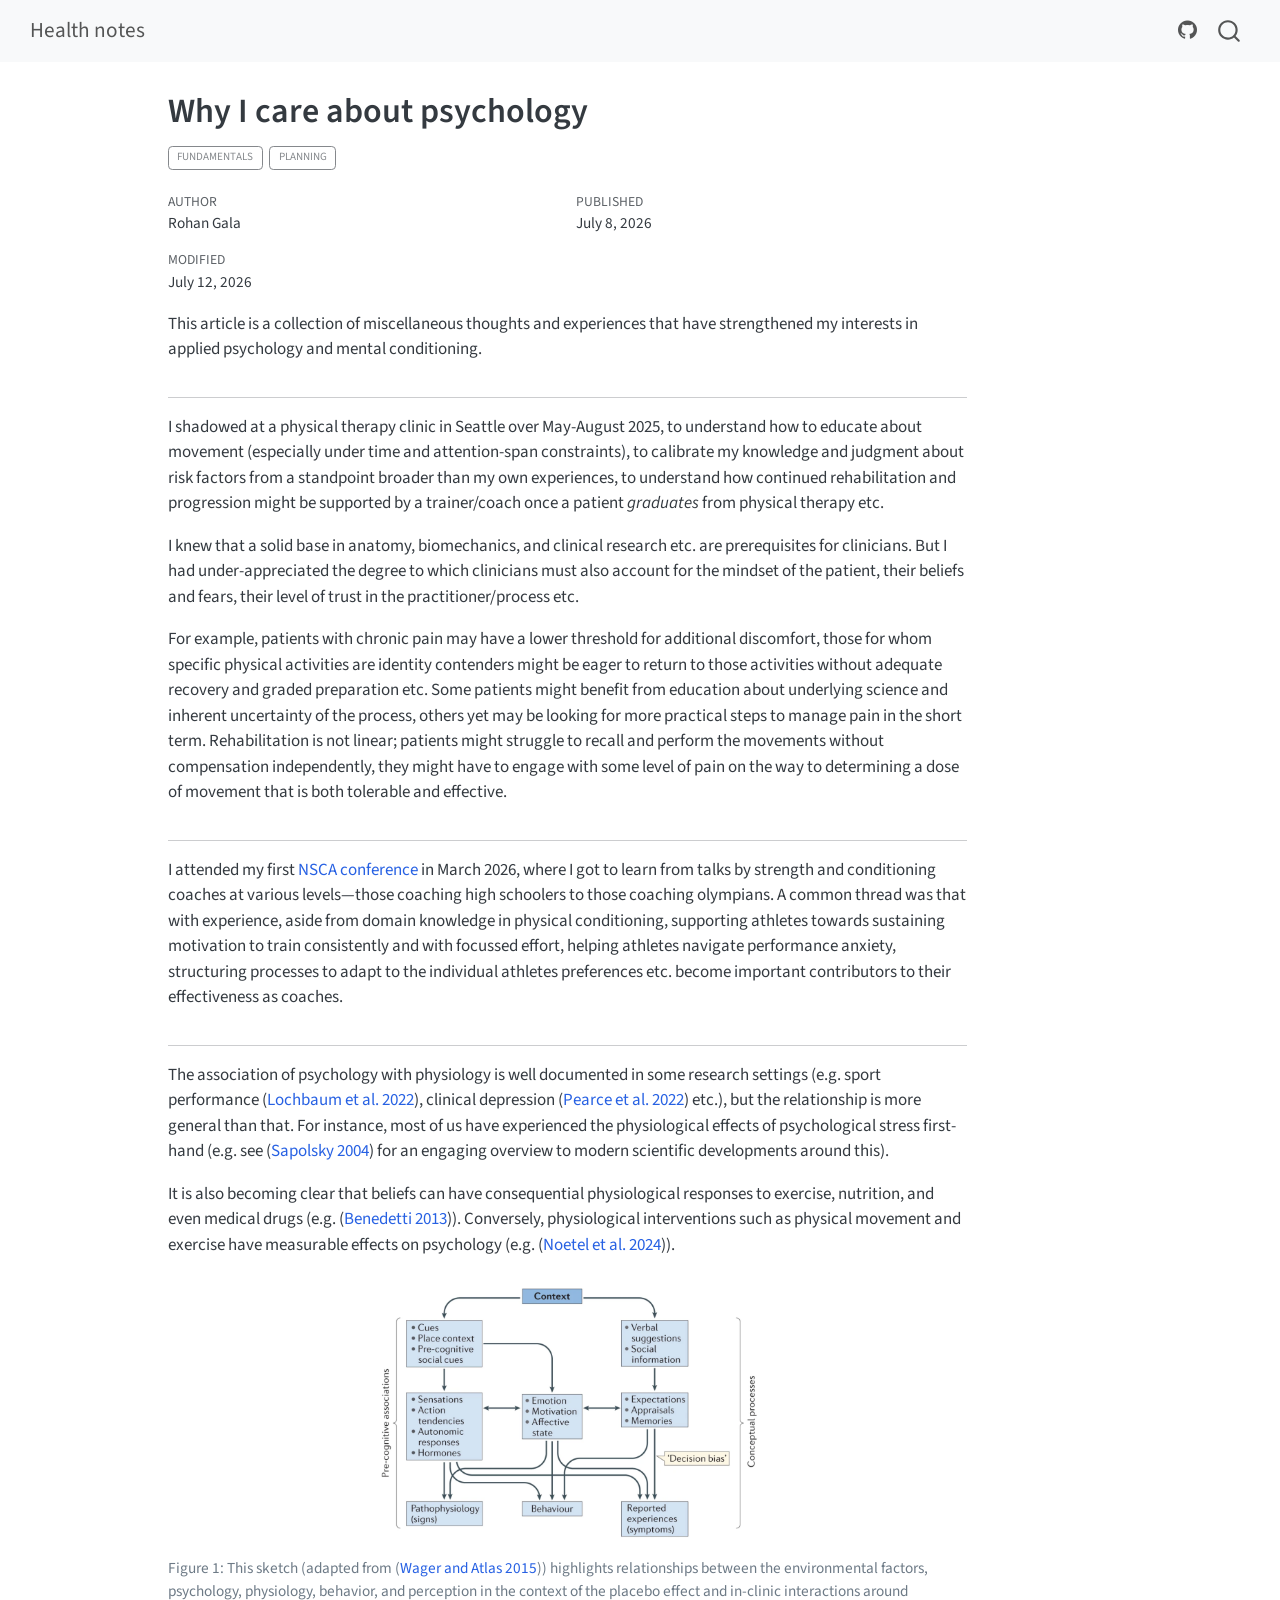
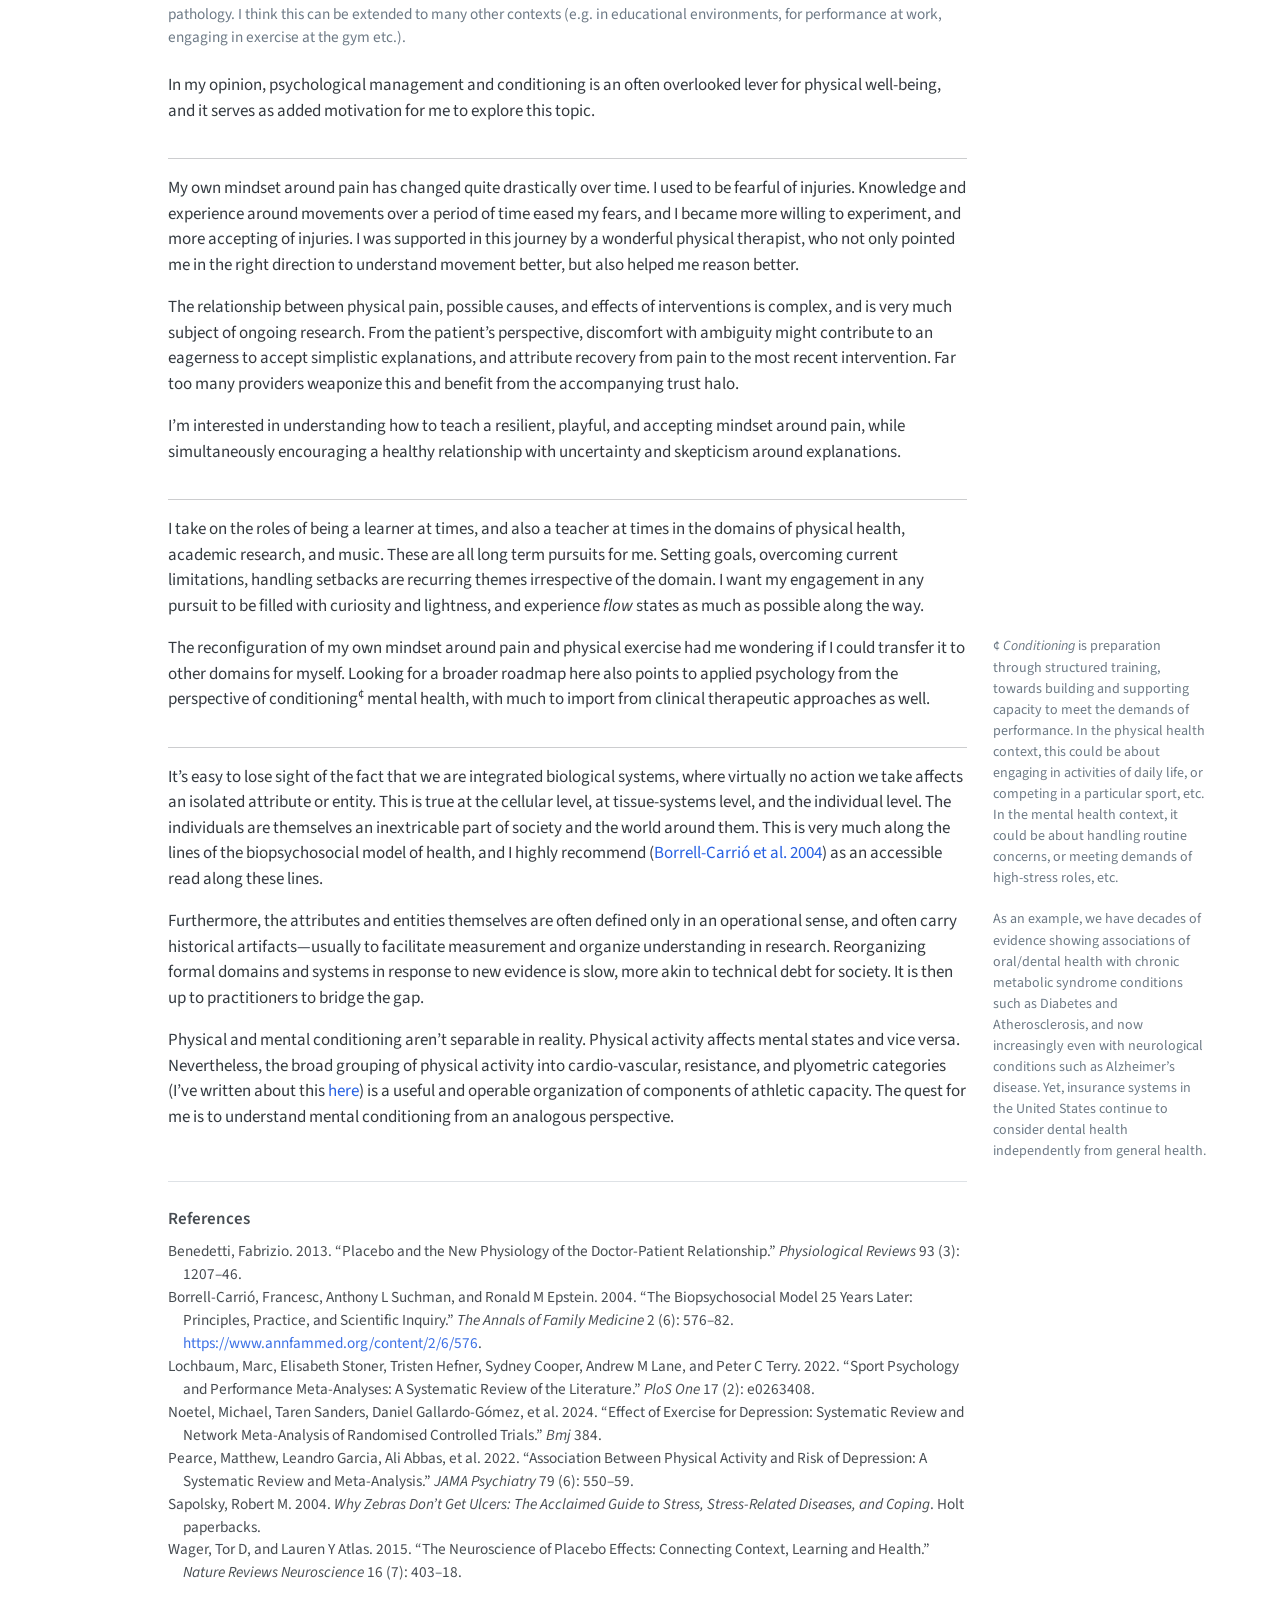
<file: docs/posts/why-psych/index.html>
<!DOCTYPE html>
<html xmlns="http://www.w3.org/1999/xhtml" lang="en" xml:lang="en"><head>

<meta charset="utf-8">
<meta name="generator" content="quarto-1.9.29">

<meta name="viewport" content="width=device-width, initial-scale=1.0, user-scalable=yes">

<meta name="author" content="Rohan Gala">
<meta name="dcterms.date" content="2026-07-08">

<title>Why I care about psychology – Health notes</title>
<style>
/* Default styles provided by pandoc.
** See https://pandoc.org/MANUAL.html#variables-for-html for config info.
*/
code{white-space: pre-wrap;}
span.smallcaps{font-variant: small-caps;}
div.columns{display: flex; gap: min(4vw, 1.5em);}
div.column{flex: auto; overflow-x: auto;}
div.hanging-indent{margin-left: 1.5em; text-indent: -1.5em;}
ul.task-list{list-style: none;}
ul.task-list li input[type="checkbox"] {
  width: 0.8em;
  margin: 0 0.8em 0.2em -1em; /* quarto-specific, see https://github.com/quarto-dev/quarto-cli/issues/4556 */ 
  vertical-align: middle;
}
/* CSS for citations */
div.csl-bib-body { }
div.csl-entry {
  clear: both;
}
.hanging-indent div.csl-entry {
  margin-left:2em;
  text-indent:-2em;
}
div.csl-left-margin {
  min-width:2em;
  float:left;
}
div.csl-right-inline {
  margin-left:2em;
  padding-left:1em;
}
div.csl-indent {
  margin-left: 2em;
}</style>


<script src="../../site_libs/quarto-nav/quarto-nav.js"></script>
<script src="../../site_libs/quarto-nav/headroom.min.js"></script>
<script src="../../site_libs/clipboard/clipboard.min.js"></script>
<script src="../../site_libs/quarto-search/autocomplete.umd.js"></script>
<script src="../../site_libs/quarto-search/fuse.min.js"></script>
<script src="../../site_libs/quarto-search/quarto-search.js"></script>
<meta name="quarto:offset" content="../../">
<script src="../../site_libs/quarto-html/quarto.js" type="module"></script>
<script src="../../site_libs/quarto-html/tabsets/tabsets.js" type="module"></script>
<script src="../../site_libs/quarto-html/popper.min.js"></script>
<script src="../../site_libs/quarto-html/tippy.umd.min.js"></script>
<script src="../../site_libs/quarto-html/anchor.min.js"></script>
<link href="../../site_libs/quarto-html/tippy.css" rel="stylesheet">
<link href="../../site_libs/quarto-html/quarto-syntax-highlighting-0efdfa9573116734e35c8331e32f4437.css" rel="stylesheet" id="quarto-text-highlighting-styles">
<script src="../../site_libs/bootstrap/bootstrap.min.js"></script>
<link href="../../site_libs/bootstrap/bootstrap-icons.css" rel="stylesheet">
<link href="../../site_libs/bootstrap/bootstrap-9d8462b7f85ef9d25b833c932dac4310.min.css" rel="stylesheet" append-hash="true" id="quarto-bootstrap" data-mode="light">
<script id="quarto-search-options" type="application/json">{
  "location": "navbar",
  "copy-button": false,
  "collapse-after": 3,
  "panel-placement": "end",
  "type": "overlay",
  "limit": 50,
  "keyboard-shortcut": [
    "f",
    "/",
    "s"
  ],
  "show-item-context": false,
  "language": {
    "search-no-results-text": "No results",
    "search-matching-documents-text": "matching documents",
    "search-copy-link-title": "Copy link to search",
    "search-hide-matches-text": "Hide additional matches",
    "search-more-match-text": "more match in this document",
    "search-more-matches-text": "more matches in this document",
    "search-clear-button-title": "Clear",
    "search-text-placeholder": "",
    "search-detached-cancel-button-title": "Cancel",
    "search-submit-button-title": "Submit",
    "search-label": "Search"
  }
}</script>


<link rel="stylesheet" href="../../styles.css">
</head>

<body class="nav-fixed quarto-light">

<div id="quarto-search-results"></div>
  <header id="quarto-header" class="headroom fixed-top">
    <nav class="navbar navbar-expand-lg " data-bs-theme="dark">
      <div class="navbar-container container-fluid">
      <div class="navbar-brand-container mx-auto">
    <a class="navbar-brand" href="../../index.html">
    <span class="navbar-title">Health notes</span>
    </a>
  </div>
            <div id="quarto-search" class="" title="Search"></div>
          <button class="navbar-toggler" type="button" data-bs-toggle="collapse" data-bs-target="#navbarCollapse" aria-controls="navbarCollapse" role="menu" aria-expanded="false" aria-label="Toggle navigation" onclick="if (window.quartoToggleHeadroom) { window.quartoToggleHeadroom(); }">
  <span class="navbar-toggler-icon"></span>
</button>
          <div class="collapse navbar-collapse" id="navbarCollapse">
            <ul class="navbar-nav navbar-nav-scroll ms-auto">
  <li class="nav-item compact">
    <a class="nav-link" href="https://github.com/rhngla/health"> <i class="bi bi-github" role="img">
</i> 
<span class="menu-text"></span></a>
  </li>  
</ul>
          </div> <!-- /navcollapse -->
            <div class="quarto-navbar-tools">
</div>
      </div> <!-- /container-fluid -->
    </nav>
</header>
<!-- content -->
<div id="quarto-content" class="quarto-container page-columns page-rows-contents page-layout-article page-navbar">
<!-- sidebar -->
<!-- margin-sidebar -->
    <div id="quarto-margin-sidebar" class="sidebar margin-sidebar zindex-bottom">
        
    </div>
<!-- main -->
<main class="content page-columns page-full" id="quarto-document-content">

<header id="title-block-header" class="quarto-title-block default">
<div class="quarto-title">
<h1 class="title">Why I care about psychology</h1>
  <div class="quarto-categories">
    <div class="quarto-category">fundamentals</div>
    <div class="quarto-category">planning</div>
  </div>
  </div>



<div class="quarto-title-meta">

    <div>
    <div class="quarto-title-meta-heading">Author</div>
    <div class="quarto-title-meta-contents">
             <p>Rohan Gala </p>
          </div>
  </div>
    
    <div>
    <div class="quarto-title-meta-heading">Published</div>
    <div class="quarto-title-meta-contents">
      <p class="date">July 8, 2026</p>
    </div>
  </div>
  
    <div>
    <div class="quarto-title-meta-heading">Modified</div>
    <div class="quarto-title-meta-contents">
      <p class="date-modified">July 12, 2026</p>
    </div>
  </div>
    
  </div>
  


</header>


<style type="text/css">
caption, .table-caption {
  text-align: left;
}
</style>

<style>
    mark { background-color: #FFF8CC; }
</style>
<p>This article is a collection of miscellaneous thoughts and experiences that have strengthened my interests in applied psychology and mental conditioning.</p>
<hr>
<p>I shadowed at a physical therapy clinic in Seattle over May-August 2025, to understand how to educate about movement (especially under time and attention-span constraints), to calibrate my knowledge and judgment about risk factors from a standpoint broader than my own experiences, to understand how continued rehabilitation and progression might be supported by a trainer/coach once a patient <em>graduates</em> from physical therapy etc.</p>
<p>I knew that a solid base in anatomy, biomechanics, and clinical research etc. are prerequisites for clinicians. But I had under-appreciated the degree to which clinicians must also account for the mindset of the patient, their beliefs and fears, their level of trust in the practitioner/process etc.</p>
<p>For example, patients with chronic pain may have a lower threshold for additional discomfort, those for whom specific physical activities are identity contenders might be eager to return to those activities without adequate recovery and graded preparation etc. Some patients might benefit from education about underlying science and inherent uncertainty of the process, others yet may be looking for more practical steps to manage pain in the short term. Rehabilitation is not linear; patients might struggle to recall and perform the movements without compensation independently, they might have to engage with some level of pain on the way to determining a dose of movement that is both tolerable and effective.</p>
<hr>
<p>I attended my first <a href="https://www.nsca.com/events/performance-summits/Summits/Athleticism-for-Life/">NSCA conference</a> in March 2026, where I got to learn from talks by strength and conditioning coaches at various levels—those coaching high schoolers to those coaching olympians. A common thread was that with experience, aside from domain knowledge in physical conditioning, supporting athletes towards sustaining motivation to train consistently and with focussed effort, helping athletes navigate performance anxiety, structuring processes to adapt to the individual athletes preferences etc. become important contributors to their effectiveness as coaches.</p>
<hr>
<p>The association of psychology with physiology is well documented in some research settings (e.g.&nbsp;sport performance <span class="citation" data-cites="lochbaum2022sport">(<a href="#ref-lochbaum2022sport" role="doc-biblioref">Lochbaum et al. 2022</a>)</span>, clinical depression <span class="citation" data-cites="pearce2022association">(<a href="#ref-pearce2022association" role="doc-biblioref"><span class="nocase">Pearce et al.</span> 2022</a>)</span> etc.), but the relationship is more general than that. For instance, most of us have experienced the physiological effects of psychological stress first-hand (e.g.&nbsp;see <span class="citation" data-cites="sapolsky2004zebras">(<a href="#ref-sapolsky2004zebras" role="doc-biblioref">Sapolsky 2004</a>)</span> for an engaging overview to modern scientific developments around this).</p>
<p>It is also becoming clear that beliefs can have consequential physiological responses to exercise, nutrition, and even medical drugs (e.g. <span class="citation" data-cites="benedetti2013placebo">(<a href="#ref-benedetti2013placebo" role="doc-biblioref">Benedetti 2013</a>)</span>). Conversely, physiological interventions such as physical movement and exercise have measurable effects on psychology (e.g. <span class="citation" data-cites="noetel2024effect">(<a href="#ref-noetel2024effect" role="doc-biblioref"><span class="nocase">Noetel et al.</span> 2024</a>)</span>).</p>
<div id="fig-placebo" class="quarto-float quarto-figure quarto-figure-center anchored">
<figure class="quarto-float quarto-float-fig figure">
<div aria-describedby="fig-placebo-caption-0ceaefa1-69ba-4598-a22c-09a6ac19f8ca">
<img src="psycho-physio.png" class="img-fluid figure-img" width="400">
</div>
<figcaption class="quarto-float-caption-bottom quarto-float-caption quarto-float-fig" id="fig-placebo-caption-0ceaefa1-69ba-4598-a22c-09a6ac19f8ca">
Figure&nbsp;1: This sketch (adapted from <span class="citation" data-cites="wager2015neuroscience">(<a href="#ref-wager2015neuroscience" role="doc-biblioref">Wager and Atlas 2015</a>)</span>) highlights relationships between the environmental factors, psychology, physiology, behavior, and perception in the context of the placebo effect and in-clinic interactions around pathology. I think this can be extended to many other contexts (e.g.&nbsp;in educational environments, for performance at work, engaging in exercise at the gym etc.).
</figcaption>
</figure>
</div>
<p>In my opinion, psychological management and conditioning is an often overlooked lever for physical well-being, and it serves as added motivation for me to explore this topic.</p>
<hr>
<p>My own mindset around pain has changed quite drastically over time. I used to be fearful of injuries. Knowledge and experience around movements over a period of time eased my fears, and I became more willing to experiment, and more accepting of injuries. I was supported in this journey by a wonderful physical therapist, who not only pointed me in the right direction to understand movement better, but also helped me reason better.</p>
<p>The relationship between physical pain, possible causes, and effects of interventions is complex, and is very much subject of ongoing research. From the patient’s perspective, discomfort with ambiguity might contribute to an eagerness to accept simplistic explanations, and attribute recovery from pain to the most recent intervention. Far too many providers weaponize this and benefit from the accompanying trust halo.</p>
<p>I’m interested in understanding how to teach a resilient, playful, and accepting mindset around pain, while simultaneously encouraging a healthy relationship with uncertainty and skepticism around explanations.</p>
<hr>
<p>I take on the roles of being a learner at times, and also a teacher at times in the domains of physical health, academic research, and music. These are all long term pursuits for me. Setting goals, overcoming current limitations, handling setbacks are recurring themes irrespective of the domain. I want my engagement in any pursuit to be filled with curiosity and lightness, and experience <em>flow</em> states as much as possible along the way.</p>
<p>The reconfiguration of my own mindset around pain and physical exercise had me wondering if I could transfer it to other domains for myself. Looking for a broader roadmap here also points to applied psychology from the perspective of conditioning<sup>¢</sup> mental health, with much to import from clinical therapeutic approaches as well.</p>

<div class="no-row-height column-margin column-container"><div class="">
<p>¢ <em>Conditioning</em> is preparation through structured training, towards building and supporting capacity to meet the demands of performance. In the physical health context, this could be about engaging in activities of daily life, or competing in a particular sport, etc. In the mental health context, it could be about handling routine concerns, or meeting demands of high-stress roles, etc.</p>
</div></div><hr>
<p>It’s easy to lose sight of the fact that we are integrated biological systems, where virtually no action we take affects an isolated attribute or entity. This is true at the cellular level, at tissue-systems level, and the individual level. The individuals are themselves an inextricable part of society and the world around them. This is very much along the lines of the biopsychosocial model of health, and I highly recommend <span class="citation" data-cites="borrell2004biopsychosocial">(<a href="#ref-borrell2004biopsychosocial" role="doc-biblioref">Borrell-Carrió et al. 2004</a>)</span> as an accessible read along these lines.</p>
<p>Furthermore, the attributes and entities themselves are often defined only in an operational sense, and often carry historical artifacts—usually to facilitate measurement and organize understanding in research. Reorganizing formal domains and systems in response to new evidence is slow, more akin to technical debt for society. It is then up to practitioners to bridge the gap.</p>

<div class="no-row-height column-margin column-container"><div class="">
<p>As an example, we have decades of evidence showing associations of oral/dental health with chronic metabolic syndrome conditions such as Diabetes and Atherosclerosis, and now increasingly even with neurological conditions such as Alzheimer’s disease. Yet, insurance systems in the United States continue to consider dental health independently from general health.</p>
</div></div><p>Physical and mental conditioning aren’t separable in reality. Physical activity affects mental states and vice versa. Nevertheless, the broad grouping of physical activity into cardio-vascular, resistance, and plyometric categories (I’ve written about this <a href="https://rhngla.github.io/health-notes/posts/training-foundations/">here</a>) is a useful and operable organization of components of athletic capacity. The quest for me is to understand mental conditioning from an analogous perspective.</p>




<div id="quarto-appendix" class="default"><section class="quarto-appendix-contents" role="doc-bibliography" id="quarto-bibliography"><h2 class="anchored quarto-appendix-heading">References</h2><div id="refs" class="references csl-bib-body hanging-indent" role="list">
<div id="ref-benedetti2013placebo" class="csl-entry" role="listitem">
Benedetti, Fabrizio. 2013. <span>“Placebo and the New Physiology of the Doctor-Patient Relationship.”</span> <em>Physiological Reviews</em> 93 (3): 1207–46.
</div>
<div id="ref-borrell2004biopsychosocial" class="csl-entry" role="listitem">
Borrell-Carrió, Francesc, Anthony L Suchman, and Ronald M Epstein. 2004. <span>“The Biopsychosocial Model 25 Years Later: Principles, Practice, and Scientific Inquiry.”</span> <em>The Annals of Family Medicine</em> 2 (6): 576–82. <a href="https://www.annfammed.org/content/2/6/576">https://www.annfammed.org/content/2/6/576</a>.
</div>
<div id="ref-lochbaum2022sport" class="csl-entry" role="listitem">
Lochbaum, Marc, Elisabeth Stoner, Tristen Hefner, Sydney Cooper, Andrew M Lane, and Peter C Terry. 2022. <span>“Sport Psychology and Performance Meta-Analyses: A Systematic Review of the Literature.”</span> <em>PloS One</em> 17 (2): e0263408.
</div>
<div id="ref-noetel2024effect" class="csl-entry" role="listitem">
<span class="nocase">Noetel, Michael, Taren Sanders, Daniel Gallardo-Gómez, et al.</span> 2024. <span>“Effect of Exercise for Depression: Systematic Review and Network Meta-Analysis of Randomised Controlled Trials.”</span> <em>Bmj</em> 384.
</div>
<div id="ref-pearce2022association" class="csl-entry" role="listitem">
<span class="nocase">Pearce, Matthew, Leandro Garcia, Ali Abbas, et al.</span> 2022. <span>“Association Between Physical Activity and Risk of Depression: A Systematic Review and Meta-Analysis.”</span> <em>JAMA Psychiatry</em> 79 (6): 550–59.
</div>
<div id="ref-sapolsky2004zebras" class="csl-entry" role="listitem">
Sapolsky, Robert M. 2004. <em>Why Zebras Don’t Get Ulcers: The Acclaimed Guide to Stress, Stress-Related Diseases, and Coping</em>. Holt paperbacks.
</div>
<div id="ref-wager2015neuroscience" class="csl-entry" role="listitem">
Wager, Tor D, and Lauren Y Atlas. 2015. <span>“The Neuroscience of Placebo Effects: Connecting Context, Learning and Health.”</span> <em>Nature Reviews Neuroscience</em> 16 (7): 403–18.
</div>
</div></section></div></main> <!-- /main -->
<script id="quarto-html-after-body" type="application/javascript">
  window.document.addEventListener("DOMContentLoaded", function (event) {
    const icon = "";
    const anchorJS = new window.AnchorJS();
    anchorJS.options = {
      placement: 'right',
      icon: icon
    };
    anchorJS.add('.anchored');
    const isCodeAnnotation = (el) => {
      for (const clz of el.classList) {
        if (clz.startsWith('code-annotation-')) {                     
          return true;
        }
      }
      return false;
    }
    const onCopySuccess = function(e) {
      // button target
      const button = e.trigger;
      // don't keep focus
      button.blur();
      // flash "checked"
      button.classList.add('code-copy-button-checked');
      var currentTitle = button.getAttribute("title");
      button.setAttribute("title", "Copied!");
      let tooltip;
      if (window.bootstrap) {
        button.setAttribute("data-bs-toggle", "tooltip");
        button.setAttribute("data-bs-placement", "left");
        button.setAttribute("data-bs-title", "Copied!");
        tooltip = new bootstrap.Tooltip(button, 
          { trigger: "manual", 
            customClass: "code-copy-button-tooltip",
            offset: [0, -8]});
        tooltip.show();    
      }
      setTimeout(function() {
        if (tooltip) {
          tooltip.hide();
          button.removeAttribute("data-bs-title");
          button.removeAttribute("data-bs-toggle");
          button.removeAttribute("data-bs-placement");
        }
        button.setAttribute("title", currentTitle);
        button.classList.remove('code-copy-button-checked');
      }, 1000);
      // clear code selection
      e.clearSelection();
    }
    const getTextToCopy = function(trigger) {
      const outerScaffold = trigger.parentElement.cloneNode(true);
      const codeEl = outerScaffold.querySelector('code');
      for (const childEl of codeEl.children) {
        if (isCodeAnnotation(childEl)) {
          childEl.remove();
        }
      }
      return codeEl.innerText;
    }
    const clipboard = new window.ClipboardJS('.code-copy-button:not([data-in-quarto-modal])', {
      text: getTextToCopy
    });
    clipboard.on('success', onCopySuccess);
    if (window.document.getElementById('quarto-embedded-source-code-modal')) {
      const clipboardModal = new window.ClipboardJS('.code-copy-button[data-in-quarto-modal]', {
        text: getTextToCopy,
        container: window.document.getElementById('quarto-embedded-source-code-modal')
      });
      clipboardModal.on('success', onCopySuccess);
    }
      var localhostRegex = new RegExp(/^(?:http|https):\/\/localhost\:?[0-9]*\//);
      var mailtoRegex = new RegExp(/^mailto:/);
        var filterRegex = new RegExp('/' + window.location.host + '/');
      var isInternal = (href) => {
          return filterRegex.test(href) || localhostRegex.test(href) || mailtoRegex.test(href);
      }
      // Inspect non-navigation links and adorn them if external
     var links = window.document.querySelectorAll('a[href]:not(.nav-link):not(.navbar-brand):not(.toc-action):not(.sidebar-link):not(.sidebar-item-toggle):not(.pagination-link):not(.no-external):not([aria-hidden]):not(.dropdown-item):not(.quarto-navigation-tool):not(.about-link)');
      for (var i=0; i<links.length; i++) {
        const link = links[i];
        if (!isInternal(link.href)) {
          // undo the damage that might have been done by quarto-nav.js in the case of
          // links that we want to consider external
          if (link.dataset.originalHref !== undefined) {
            link.href = link.dataset.originalHref;
          }
        }
      }
    function tippyHover(el, contentFn, onTriggerFn, onUntriggerFn) {
      const config = {
        allowHTML: true,
        maxWidth: 500,
        delay: 100,
        arrow: false,
        appendTo: function(el) {
            return el.parentElement;
        },
        interactive: true,
        interactiveBorder: 10,
        theme: 'quarto',
        placement: 'bottom-start',
      };
      if (contentFn) {
        config.content = contentFn;
      }
      if (onTriggerFn) {
        config.onTrigger = onTriggerFn;
      }
      if (onUntriggerFn) {
        config.onUntrigger = onUntriggerFn;
      }
      window.tippy(el, config); 
    }
    const noterefs = window.document.querySelectorAll('a[role="doc-noteref"]');
    for (var i=0; i<noterefs.length; i++) {
      const ref = noterefs[i];
      tippyHover(ref, function() {
        // use id or data attribute instead here
        let href = ref.getAttribute('data-footnote-href') || ref.getAttribute('href');
        try { href = new URL(href).hash; } catch {}
        const id = href.replace(/^#\/?/, "");
        const note = window.document.getElementById(id);
        if (note) {
          return note.innerHTML;
        } else {
          return "";
        }
      });
    }
    const xrefs = window.document.querySelectorAll('a.quarto-xref');
    const processXRef = (id, note) => {
      // Strip column container classes
      const stripColumnClz = (el) => {
        el.classList.remove("page-full", "page-columns");
        if (el.children) {
          for (const child of el.children) {
            stripColumnClz(child);
          }
        }
      }
      stripColumnClz(note)
      if (id === null || id.startsWith('sec-')) {
        // Special case sections, only their first couple elements
        const container = document.createElement("div");
        if (note.children && note.children.length > 2) {
          container.appendChild(note.children[0].cloneNode(true));
          for (let i = 1; i < note.children.length; i++) {
            const child = note.children[i];
            if (child.tagName === "P" && child.innerText === "") {
              continue;
            } else {
              container.appendChild(child.cloneNode(true));
              break;
            }
          }
          if (window.Quarto?.typesetMath) {
            window.Quarto.typesetMath(container);
          }
          return container.innerHTML
        } else {
          if (window.Quarto?.typesetMath) {
            window.Quarto.typesetMath(note);
          }
          return note.innerHTML;
        }
      } else {
        // Remove any anchor links if they are present
        const anchorLink = note.querySelector('a.anchorjs-link');
        if (anchorLink) {
          anchorLink.remove();
        }
        if (window.Quarto?.typesetMath) {
          window.Quarto.typesetMath(note);
        }
        if (note.classList.contains("callout")) {
          return note.outerHTML;
        } else {
          return note.innerHTML;
        }
      }
    }
    for (var i=0; i<xrefs.length; i++) {
      const xref = xrefs[i];
      tippyHover(xref, undefined, function(instance) {
        instance.disable();
        let url = xref.getAttribute('href');
        let hash = undefined; 
        if (url.startsWith('#')) {
          hash = url;
        } else {
          try { hash = new URL(url).hash; } catch {}
        }
        if (hash) {
          const id = hash.replace(/^#\/?/, "");
          const note = window.document.getElementById(id);
          if (note !== null) {
            try {
              const html = processXRef(id, note.cloneNode(true));
              instance.setContent(html);
            } finally {
              instance.enable();
              instance.show();
            }
          } else {
            // See if we can fetch this
            fetch(url.split('#')[0])
            .then(res => res.text())
            .then(html => {
              const parser = new DOMParser();
              const htmlDoc = parser.parseFromString(html, "text/html");
              const note = htmlDoc.getElementById(id);
              if (note !== null) {
                const html = processXRef(id, note);
                instance.setContent(html);
              } 
            }).finally(() => {
              instance.enable();
              instance.show();
            });
          }
        } else {
          // See if we can fetch a full url (with no hash to target)
          // This is a special case and we should probably do some content thinning / targeting
          fetch(url)
          .then(res => res.text())
          .then(html => {
            const parser = new DOMParser();
            const htmlDoc = parser.parseFromString(html, "text/html");
            const note = htmlDoc.querySelector('main.content');
            if (note !== null) {
              // This should only happen for chapter cross references
              // (since there is no id in the URL)
              // remove the first header
              if (note.children.length > 0 && note.children[0].tagName === "HEADER") {
                note.children[0].remove();
              }
              const html = processXRef(null, note);
              instance.setContent(html);
            } 
          }).finally(() => {
            instance.enable();
            instance.show();
          });
        }
      }, function(instance) {
      });
    }
        let selectedAnnoteEl;
        const selectorForAnnotation = ( cell, annotation) => {
          let cellAttr = 'data-code-cell="' + cell + '"';
          let lineAttr = 'data-code-annotation="' +  annotation + '"';
          const selector = 'span[' + cellAttr + '][' + lineAttr + ']';
          return selector;
        }
        const selectCodeLines = (annoteEl) => {
          const doc = window.document;
          const targetCell = annoteEl.getAttribute("data-target-cell");
          const targetAnnotation = annoteEl.getAttribute("data-target-annotation");
          const annoteSpan = window.document.querySelector(selectorForAnnotation(targetCell, targetAnnotation));
          const lines = annoteSpan.getAttribute("data-code-lines").split(",");
          const lineIds = lines.map((line) => {
            return targetCell + "-" + line;
          })
          let top = null;
          let height = null;
          let parent = null;
          if (lineIds.length > 0) {
              //compute the position of the single el (top and bottom and make a div)
              const el = window.document.getElementById(lineIds[0]);
              top = el.offsetTop;
              height = el.offsetHeight;
              parent = el.parentElement.parentElement;
            if (lineIds.length > 1) {
              const lastEl = window.document.getElementById(lineIds[lineIds.length - 1]);
              const bottom = lastEl.offsetTop + lastEl.offsetHeight;
              height = bottom - top;
            }
            if (top !== null && height !== null && parent !== null) {
              // cook up a div (if necessary) and position it 
              let div = window.document.getElementById("code-annotation-line-highlight");
              if (div === null) {
                div = window.document.createElement("div");
                div.setAttribute("id", "code-annotation-line-highlight");
                div.style.position = 'absolute';
                parent.appendChild(div);
              }
              div.style.top = top - 2 + "px";
              div.style.height = height + 4 + "px";
              div.style.left = 0;
              let gutterDiv = window.document.getElementById("code-annotation-line-highlight-gutter");
              if (gutterDiv === null) {
                gutterDiv = window.document.createElement("div");
                gutterDiv.setAttribute("id", "code-annotation-line-highlight-gutter");
                gutterDiv.style.position = 'absolute';
                const codeCell = window.document.getElementById(targetCell);
                const gutter = codeCell.querySelector('.code-annotation-gutter');
                gutter.appendChild(gutterDiv);
              }
              gutterDiv.style.top = top - 2 + "px";
              gutterDiv.style.height = height + 4 + "px";
            }
            selectedAnnoteEl = annoteEl;
          }
        };
        const unselectCodeLines = () => {
          const elementsIds = ["code-annotation-line-highlight", "code-annotation-line-highlight-gutter"];
          elementsIds.forEach((elId) => {
            const div = window.document.getElementById(elId);
            if (div) {
              div.remove();
            }
          });
          selectedAnnoteEl = undefined;
        };
          // Handle positioning of the toggle
      window.addEventListener(
        "resize",
        throttle(() => {
          elRect = undefined;
          if (selectedAnnoteEl) {
            selectCodeLines(selectedAnnoteEl);
          }
        }, 10)
      );
      function throttle(fn, ms) {
      let throttle = false;
      let timer;
        return (...args) => {
          if(!throttle) { // first call gets through
              fn.apply(this, args);
              throttle = true;
          } else { // all the others get throttled
              if(timer) clearTimeout(timer); // cancel #2
              timer = setTimeout(() => {
                fn.apply(this, args);
                timer = throttle = false;
              }, ms);
          }
        };
      }
        // Attach click handler to the DT
        const annoteDls = window.document.querySelectorAll('dt[data-target-cell]');
        for (const annoteDlNode of annoteDls) {
          annoteDlNode.addEventListener('click', (event) => {
            const clickedEl = event.target;
            if (clickedEl !== selectedAnnoteEl) {
              unselectCodeLines();
              const activeEl = window.document.querySelector('dt[data-target-cell].code-annotation-active');
              if (activeEl) {
                activeEl.classList.remove('code-annotation-active');
              }
              selectCodeLines(clickedEl);
              clickedEl.classList.add('code-annotation-active');
            } else {
              // Unselect the line
              unselectCodeLines();
              clickedEl.classList.remove('code-annotation-active');
            }
          });
        }
    const findCites = (el) => {
      const parentEl = el.parentElement;
      if (parentEl) {
        const cites = parentEl.dataset.cites;
        if (cites) {
          return {
            el,
            cites: cites.split(' ')
          };
        } else {
          return findCites(el.parentElement)
        }
      } else {
        return undefined;
      }
    };
    var bibliorefs = window.document.querySelectorAll('a[role="doc-biblioref"]');
    for (var i=0; i<bibliorefs.length; i++) {
      const ref = bibliorefs[i];
      const citeInfo = findCites(ref);
      if (citeInfo) {
        tippyHover(citeInfo.el, function() {
          var popup = window.document.createElement('div');
          citeInfo.cites.forEach(function(cite) {
            var citeDiv = window.document.createElement('div');
            citeDiv.classList.add('hanging-indent');
            citeDiv.classList.add('csl-entry');
            var biblioDiv = window.document.getElementById('ref-' + cite);
            if (biblioDiv) {
              citeDiv.innerHTML = biblioDiv.innerHTML;
            }
            popup.appendChild(citeDiv);
          });
          return popup.innerHTML;
        });
      }
    }
  });
  </script>
</div> <!-- /content -->




</body></html>
</file>
<file: docs/site_libs/quarto-html/tippy.css>
.tippy-box[data-animation=fade][data-state=hidden]{opacity:0}[data-tippy-root]{max-width:calc(100vw - 10px)}.tippy-box{position:relative;background-color:#333;color:#fff;border-radius:4px;font-size:14px;line-height:1.4;white-space:normal;outline:0;transition-property:transform,visibility,opacity}.tippy-box[data-placement^=top]>.tippy-arrow{bottom:0}.tippy-box[data-placement^=top]>.tippy-arrow:before{bottom:-7px;left:0;border-width:8px 8px 0;border-top-color:initial;transform-origin:center top}.tippy-box[data-placement^=bottom]>.tippy-arrow{top:0}.tippy-box[data-placement^=bottom]>.tippy-arrow:before{top:-7px;left:0;border-width:0 8px 8px;border-bottom-color:initial;transform-origin:center bottom}.tippy-box[data-placement^=left]>.tippy-arrow{right:0}.tippy-box[data-placement^=left]>.tippy-arrow:before{border-width:8px 0 8px 8px;border-left-color:initial;right:-7px;transform-origin:center left}.tippy-box[data-placement^=right]>.tippy-arrow{left:0}.tippy-box[data-placement^=right]>.tippy-arrow:before{left:-7px;border-width:8px 8px 8px 0;border-right-color:initial;transform-origin:center right}.tippy-box[data-inertia][data-state=visible]{transition-timing-function:cubic-bezier(.54,1.5,.38,1.11)}.tippy-arrow{width:16px;height:16px;color:#333}.tippy-arrow:before{content:"";position:absolute;border-color:transparent;border-style:solid}.tippy-content{position:relative;padding:5px 9px;z-index:1}
</file>
<file: docs/site_libs/quarto-html/quarto-syntax-highlighting-0efdfa9573116734e35c8331e32f4437.css>
/* quarto syntax highlight colors */
:root {
  --quarto-hl-al-color: #ff0000;
  --quarto-hl-an-color: #60a0b0;
  --quarto-hl-at-color: #7d9029;
  --quarto-hl-bn-color: #40a070;
  --quarto-hl-bu-color: #008000;
  --quarto-hl-ch-color: #4070a0;
  --quarto-hl-co-color: #60a0b0;
  --quarto-hl-cv-color: #60a0b0;
  --quarto-hl-cn-color: #880000;
  --quarto-hl-cf-color: #007020;
  --quarto-hl-dt-color: #902000;
  --quarto-hl-dv-color: #40a070;
  --quarto-hl-do-color: #ba2121;
  --quarto-hl-er-color: #ff0000;
  --quarto-hl-ex-color: inherit;
  --quarto-hl-fl-color: #40a070;
  --quarto-hl-fu-color: #06287e;
  --quarto-hl-im-color: #008000;
  --quarto-hl-in-color: #60a0b0;
  --quarto-hl-kw-color: #007020;
  --quarto-hl-op-color: #666666;
  --quarto-hl-ot-color: #007020;
  --quarto-hl-pp-color: #bc7a00;
  --quarto-hl-sc-color: #4070a0;
  --quarto-hl-ss-color: #bb6688;
  --quarto-hl-st-color: #4070a0;
  --quarto-hl-va-color: #19177c;
  --quarto-hl-vs-color: #4070a0;
  --quarto-hl-wa-color: #60a0b0;
}

/* other quarto variables */
:root {
  --quarto-font-monospace: SFMono-Regular, Menlo, Monaco, Consolas, "Liberation Mono", "Courier New", monospace;
}

/* syntax highlight based on Pandoc's rules */
/* Alert */
code span.al {
  color: #ff0000;
  font-weight: bold;
  font-style: inherit;
}

/* Annotation */
code span.an {
  color: #60a0b0;
  font-weight: bold;
  font-style: italic;
}

/* Attribute */
code span.at {
  color: #7d9029;
  font-style: inherit;
}

/* BaseN */
code span.bn {
  color: #40a070;
  font-style: inherit;
}

/* BuiltIn */
code span.bu {
  color: #008000;
  font-style: inherit;
}

/* ControlFlow */
code span.cf {
  color: #007020;
  font-weight: bold;
  font-style: inherit;
}

/* Char */
code span.ch {
  color: #4070a0;
  font-style: inherit;
}

/* Constant */
code span.cn {
  color: #880000;
  font-style: inherit;
}

/* Comment */
code span.co {
  color: #60a0b0;
  font-style: italic;
}

/* CommentVar */
code span.cv {
  color: #60a0b0;
  font-weight: bold;
  font-style: italic;
}

/* Documentation */
code span.do {
  color: #ba2121;
  font-style: italic;
}

/* DataType */
code span.dt {
  color: #902000;
  font-style: inherit;
}

/* DecVal */
code span.dv {
  color: #40a070;
  font-style: inherit;
}

/* Error */
code span.er {
  color: #ff0000;
  font-weight: bold;
  font-style: inherit;
}

/* Extension */
code span.ex {
  font-style: inherit;
}

/* Float */
code span.fl {
  color: #40a070;
  font-style: inherit;
}

/* Function */
code span.fu {
  color: #06287e;
  font-style: inherit;
}

/* Import */
code span.im {
  color: #008000;
  font-weight: bold;
  font-style: inherit;
}

/* Information */
code span.in {
  color: #60a0b0;
  font-weight: bold;
  font-style: italic;
}

/* Keyword */
code span.kw {
  color: #007020;
  font-weight: bold;
  font-style: inherit;
}

/* Operator */
code span.op {
  color: #666666;
  font-style: inherit;
}

/* Other */
code span.ot {
  color: #007020;
  font-style: inherit;
}

/* Preprocessor */
code span.pp {
  color: #bc7a00;
  font-style: inherit;
}

/* SpecialChar */
code span.sc {
  color: #4070a0;
  font-style: inherit;
}

/* SpecialString */
code span.ss {
  color: #bb6688;
  font-style: inherit;
}

/* String */
code span.st {
  color: #4070a0;
  font-style: inherit;
}

/* Variable */
code span.va {
  color: #19177c;
  font-style: inherit;
}

/* VerbatimString */
code span.vs {
  color: #4070a0;
  font-style: inherit;
}

/* Warning */
code span.wa {
  color: #60a0b0;
  font-weight: bold;
  font-style: italic;
}

.prevent-inlining {
  content: "</";
}

/*# sourceMappingURL=43a5530f75aa982ceae98ecbe3593d45.css.map */
</file>
<file: docs/site_libs/quarto-diagram/mermaid.css>
.mermaidTooltip {
  position: absolute;
  text-align: center;
  max-width: 200px;
  padding: 2px;
  font-family: "trebuchet ms", verdana, arial;
  font-size: 12px;
  background: #ffffde;
  border: 1px solid #aaaa33;
  border-radius: 2px;
  pointer-events: none;
  z-index: 1000;
}
</file>
<file: docs/styles.css>
/* css styles */
.katex { font-size: 1.0em; }

a:link {
    text-decoration: none;
}

a:visited {
    text-decoration: none;
}

a:hover {
    text-decoration: none;
}

a:active {
    text-decoration: none;
}
</file>
